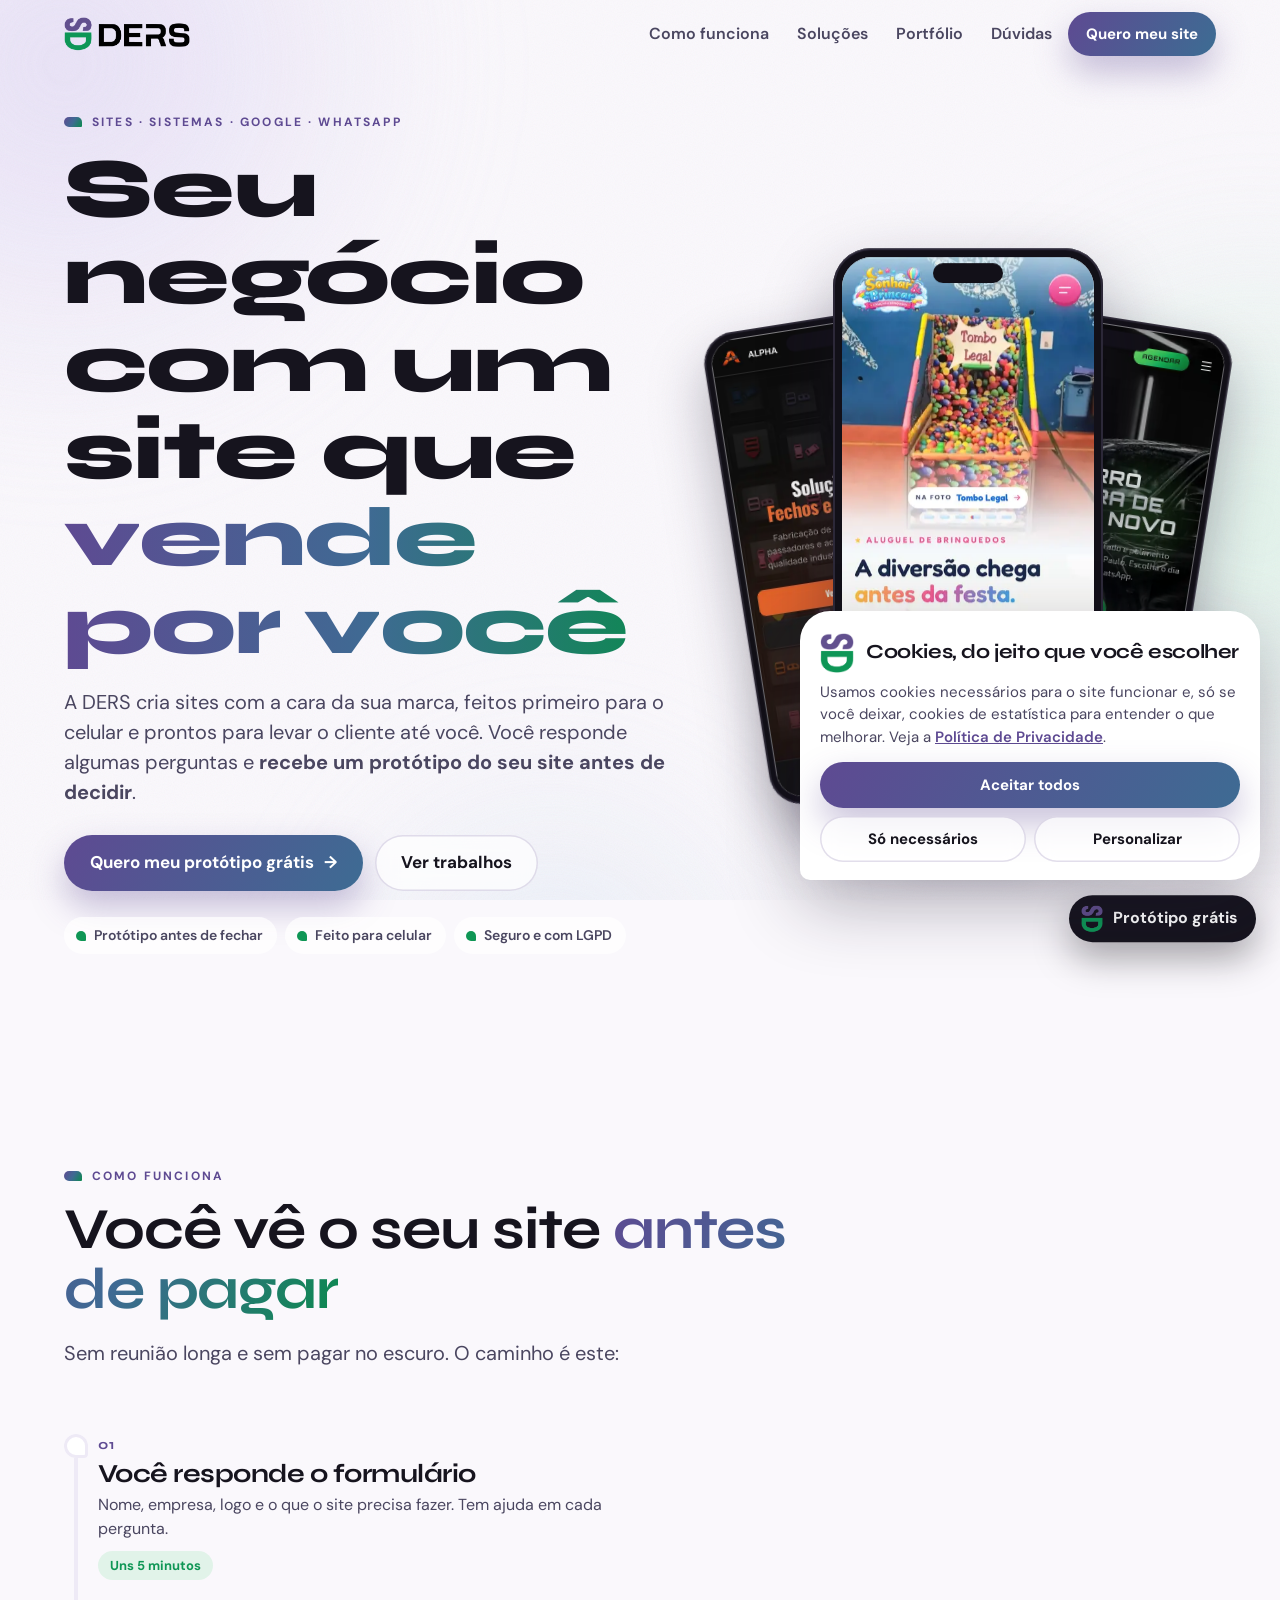
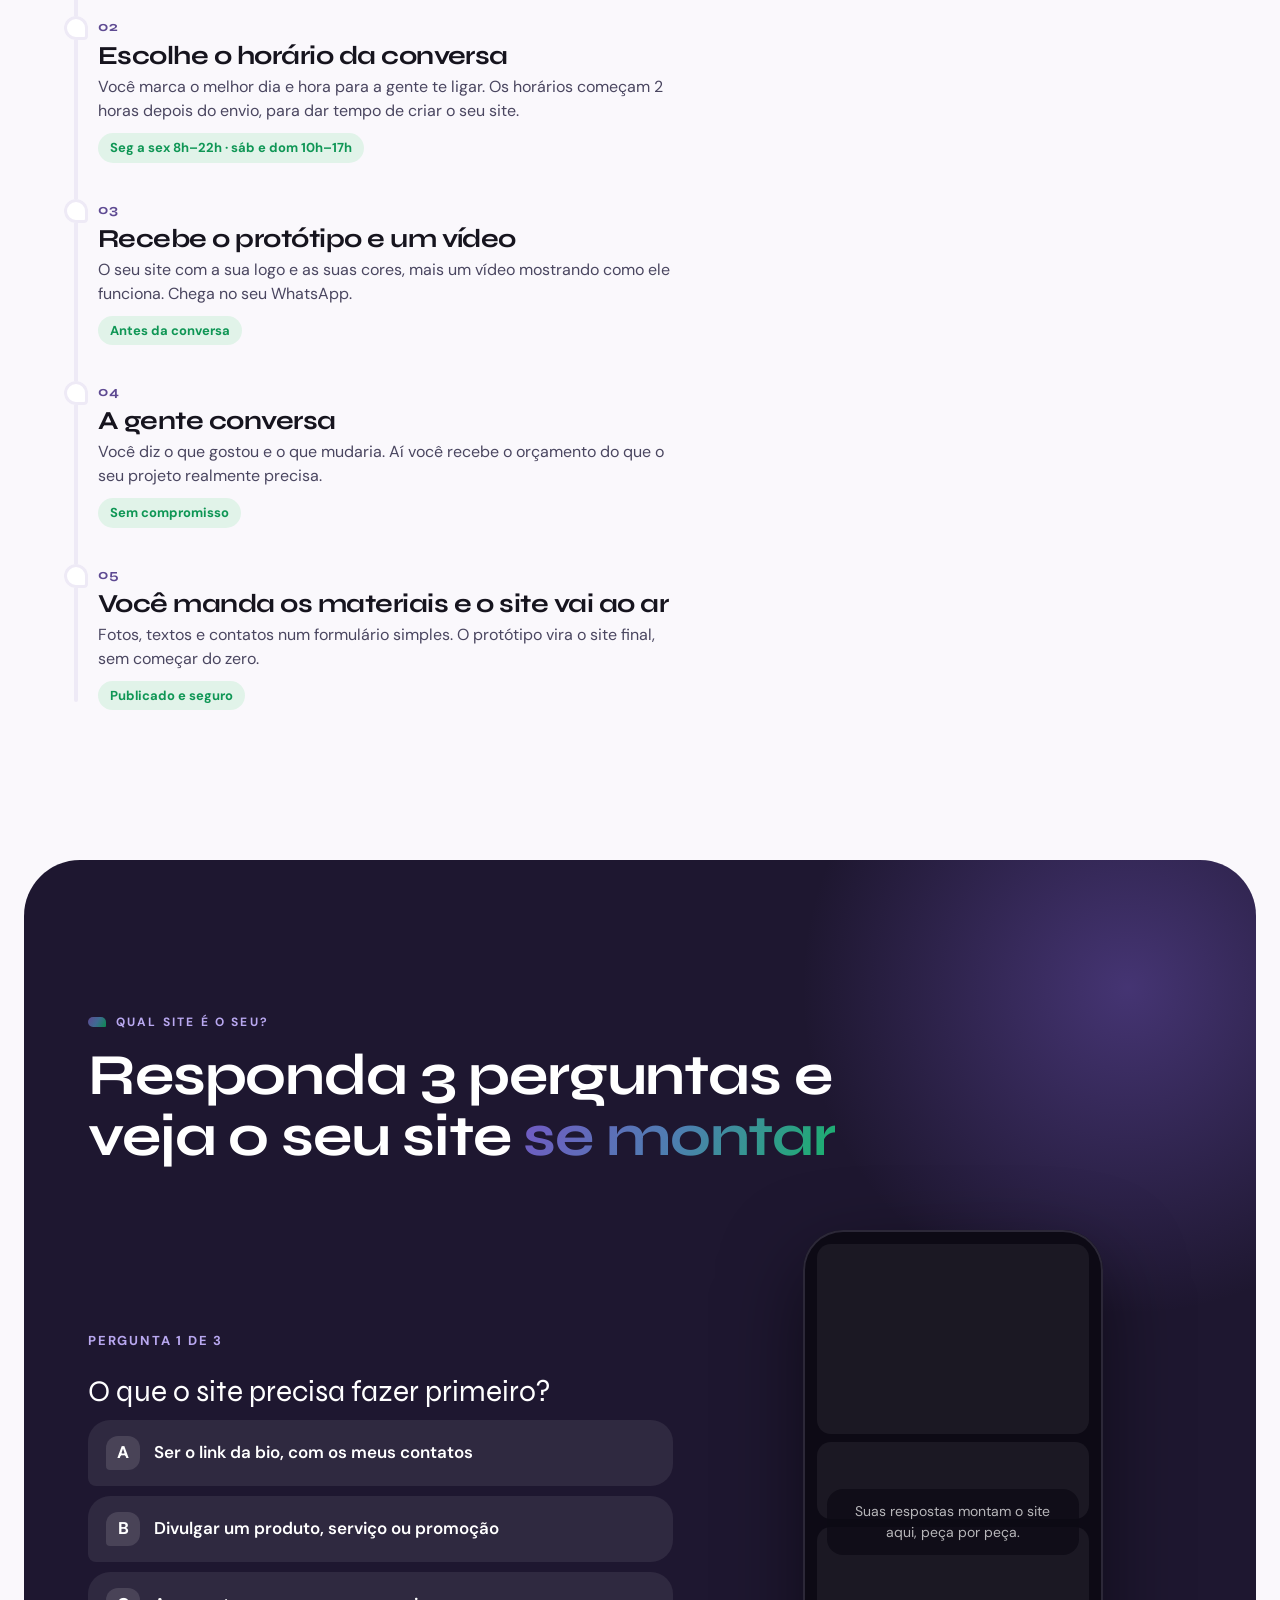
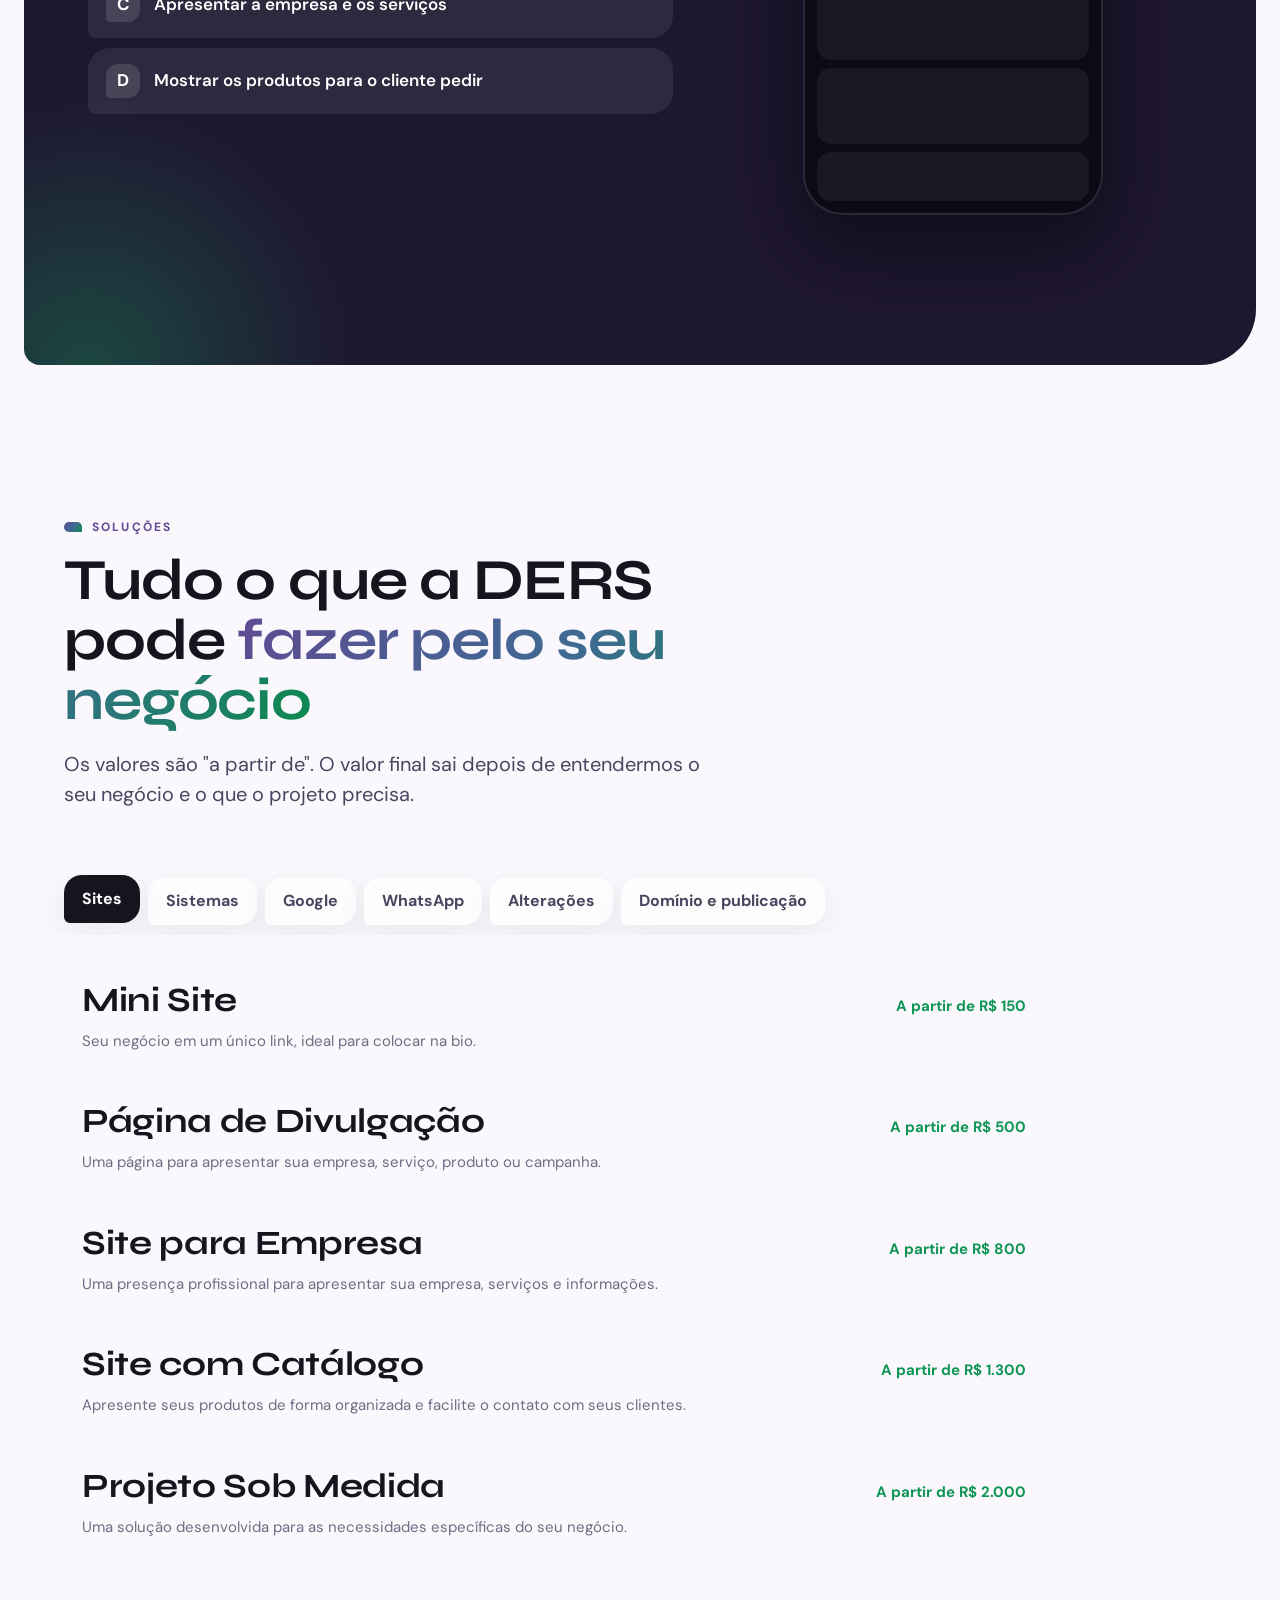
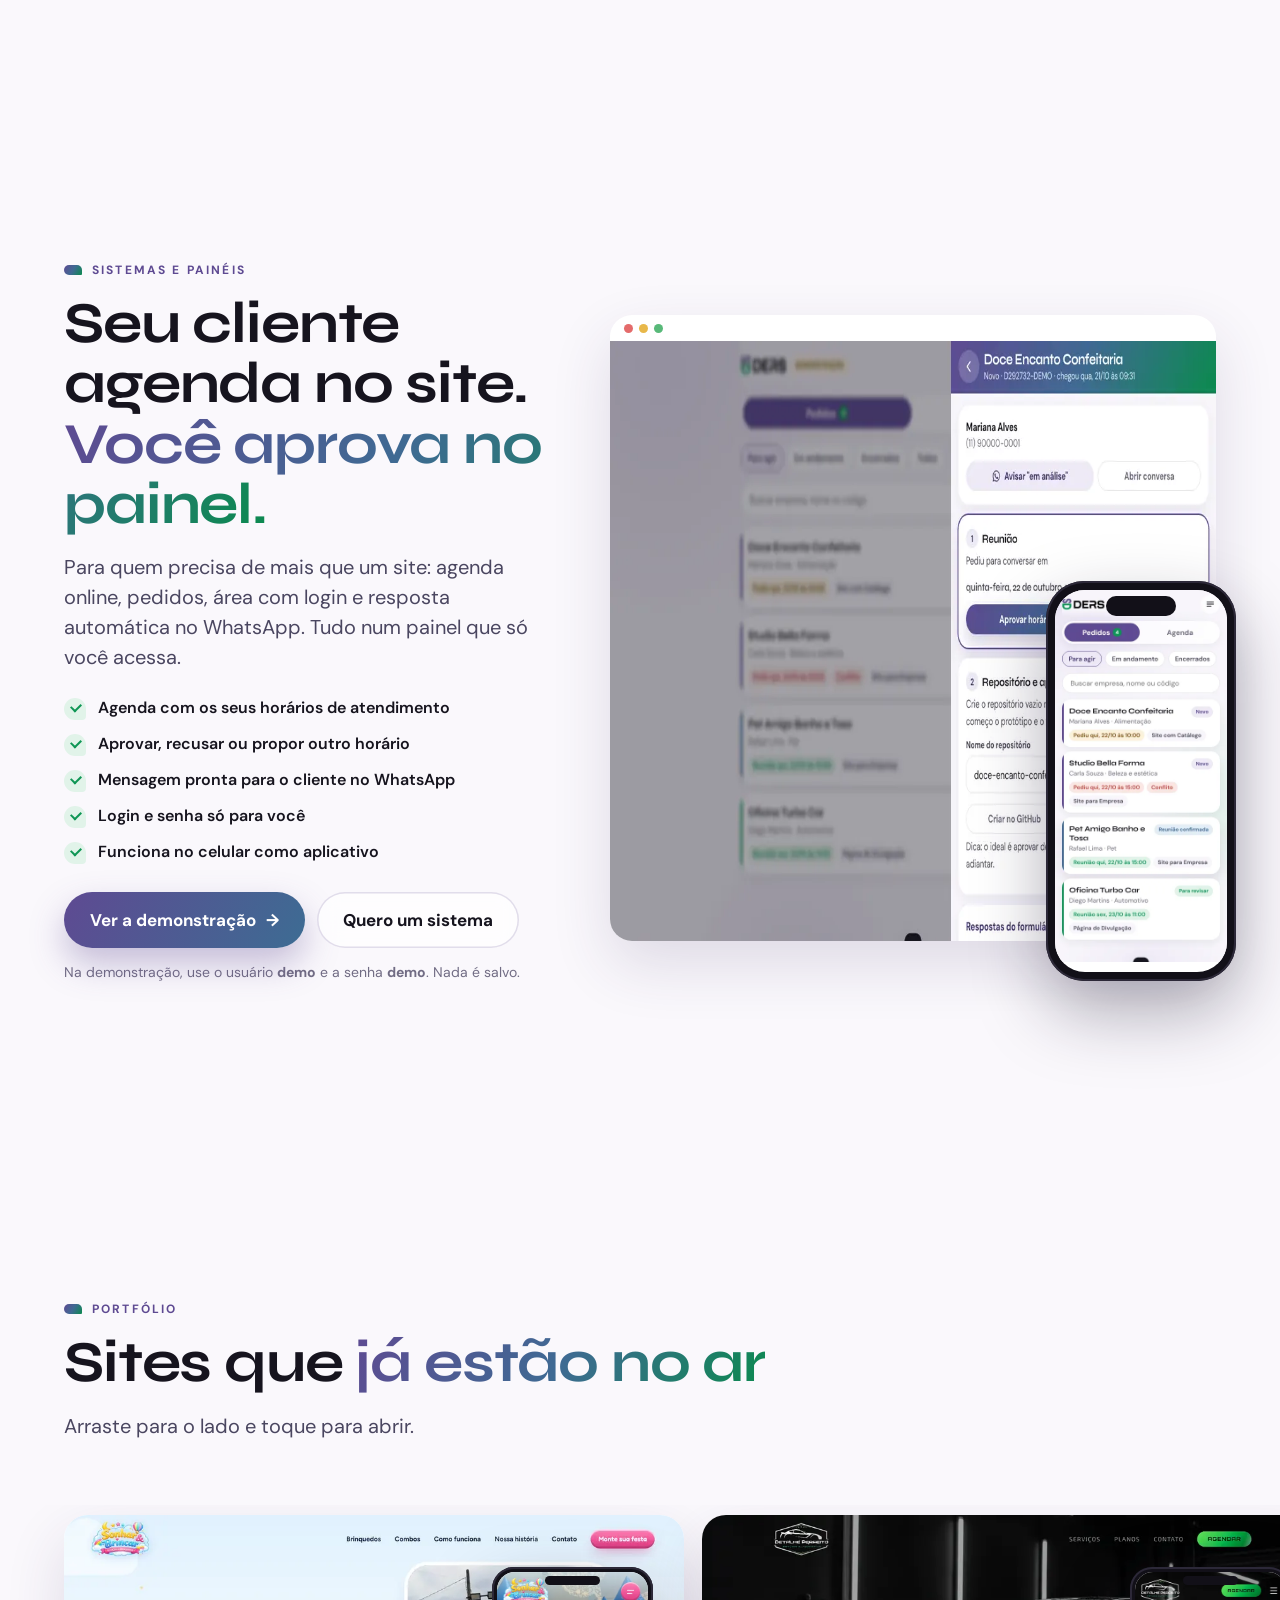
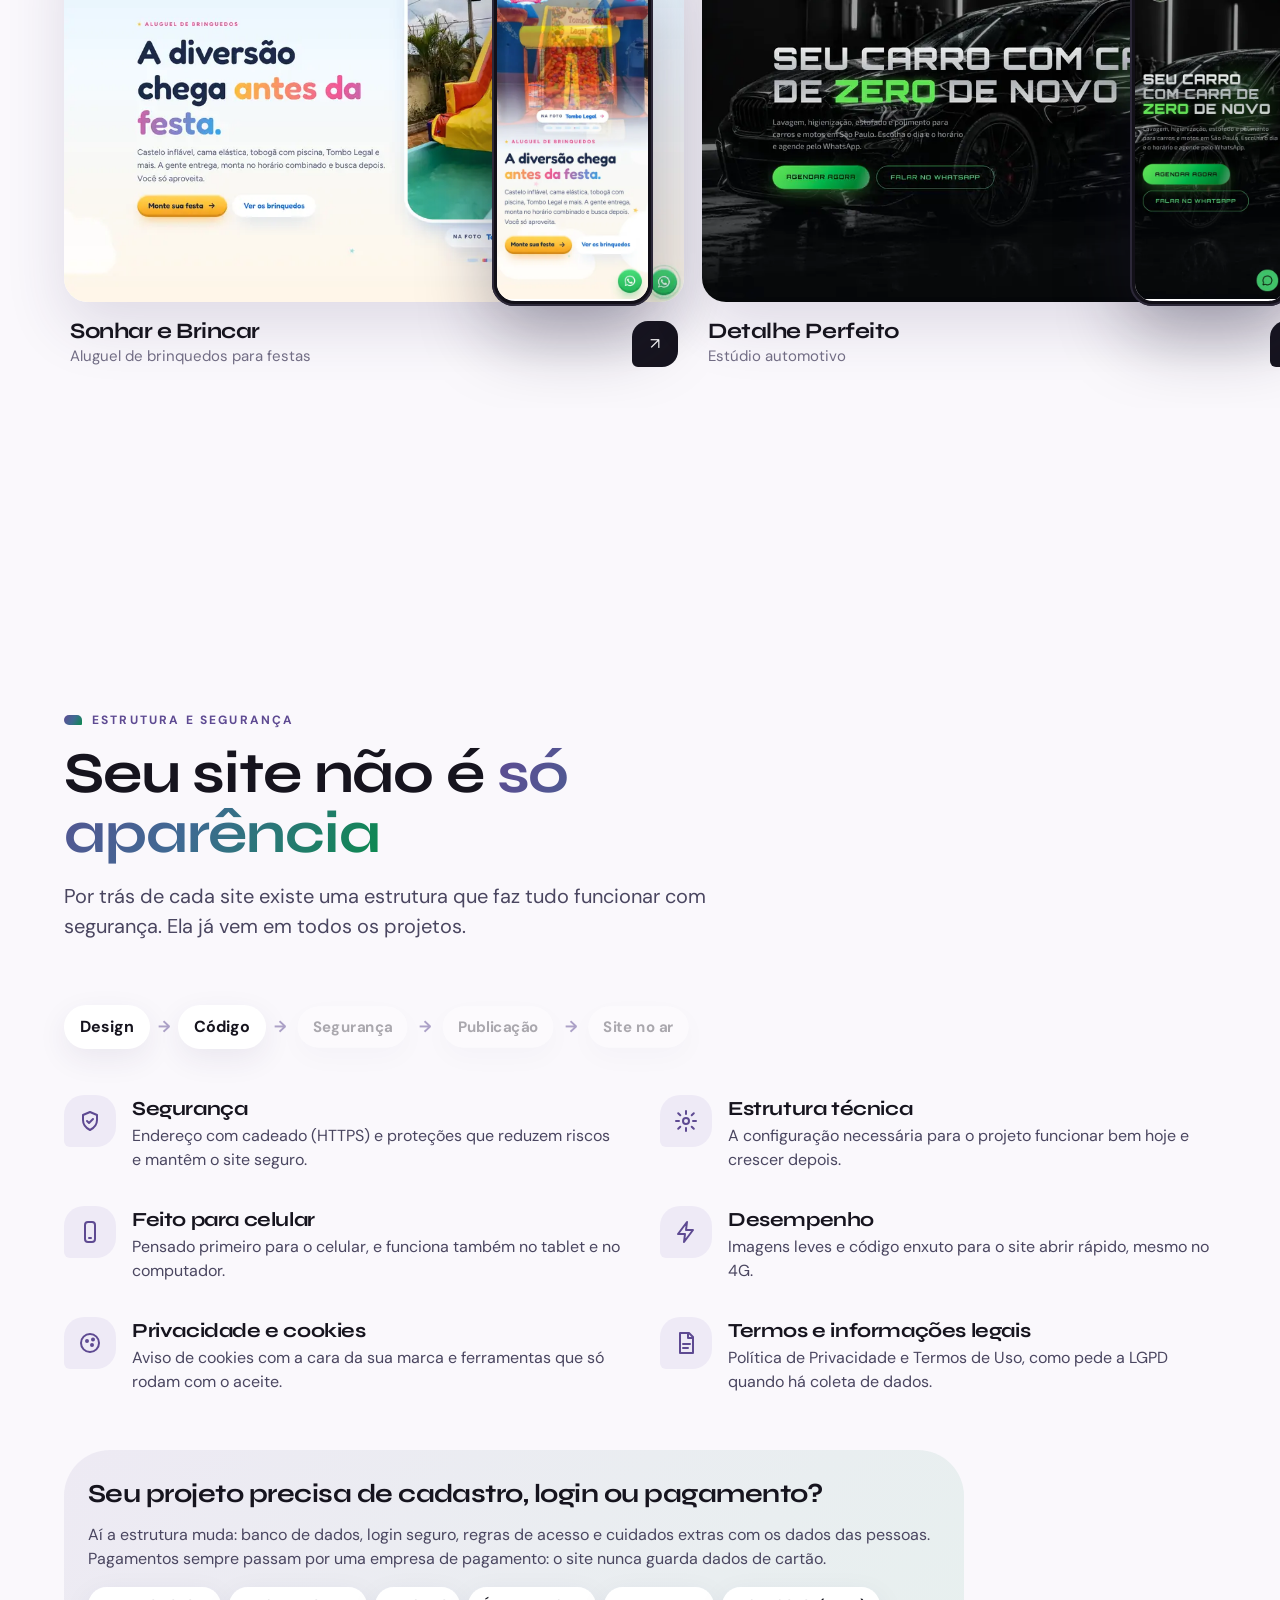
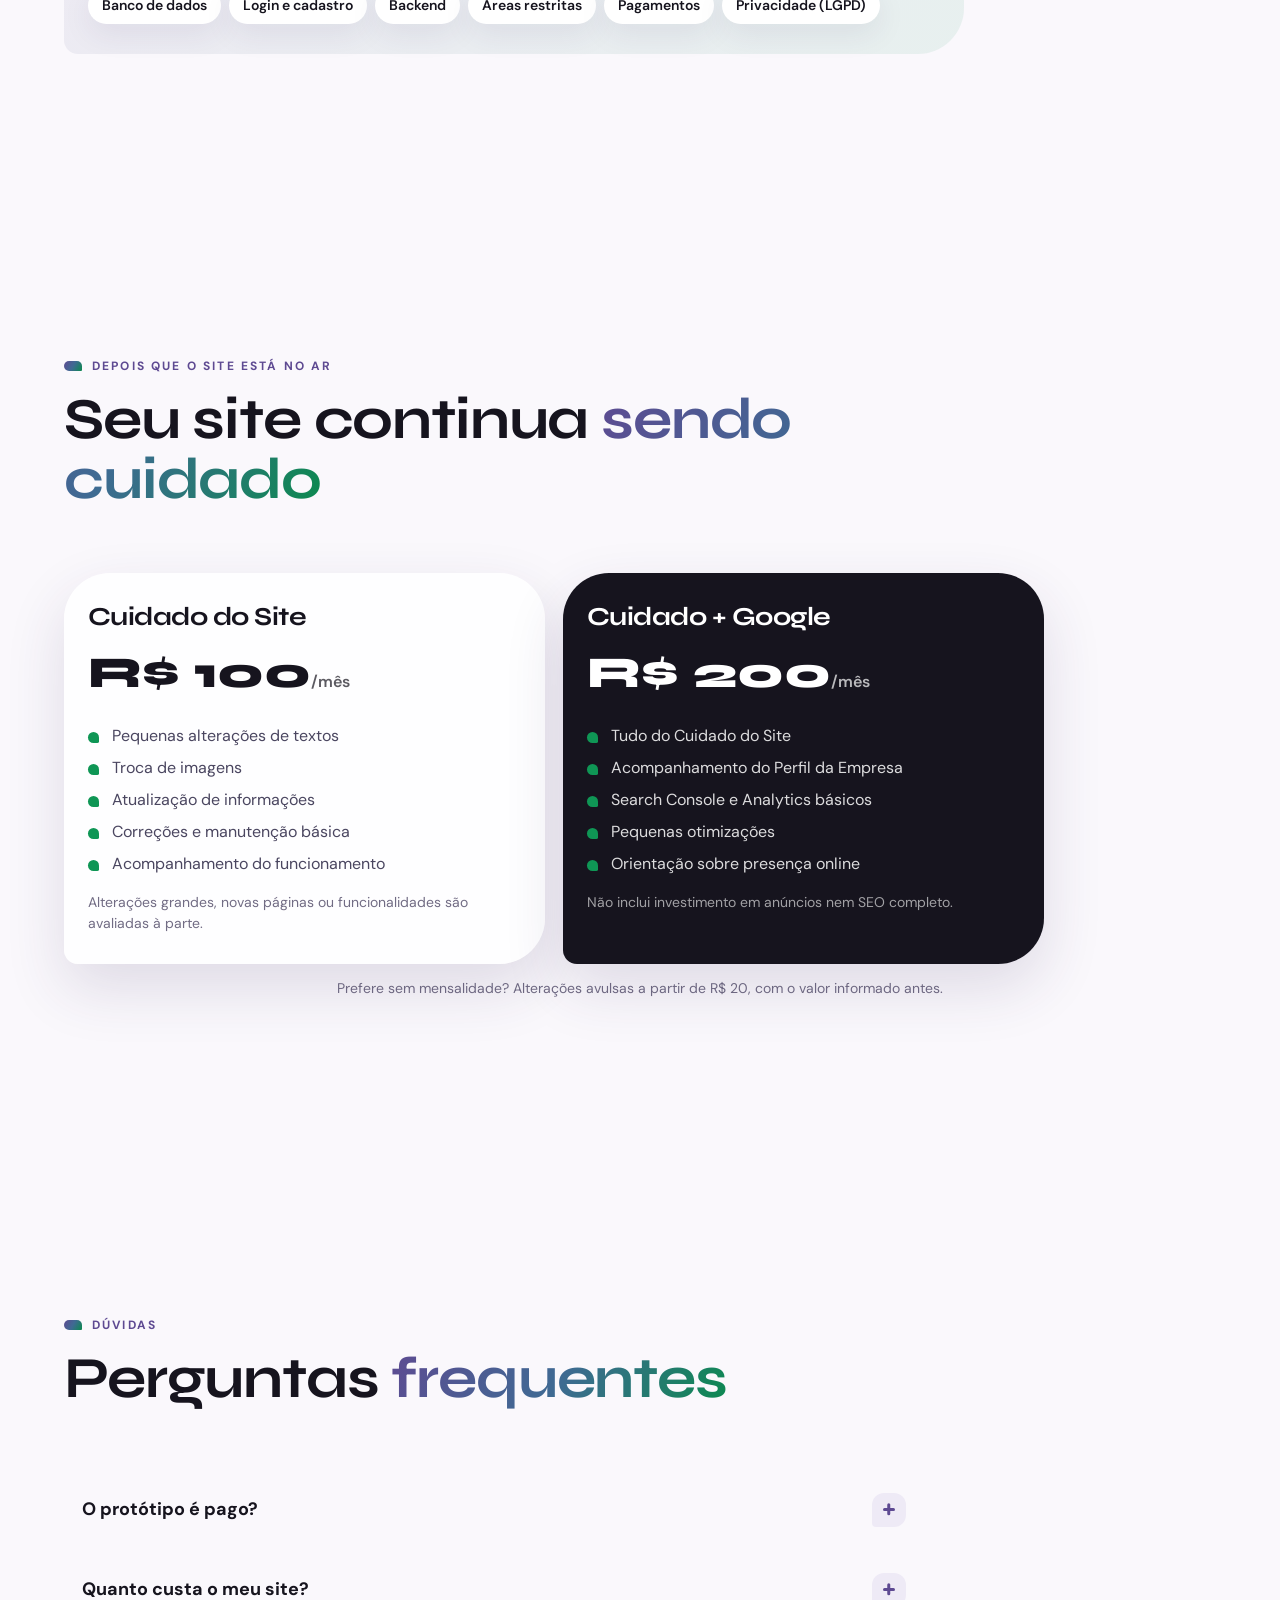
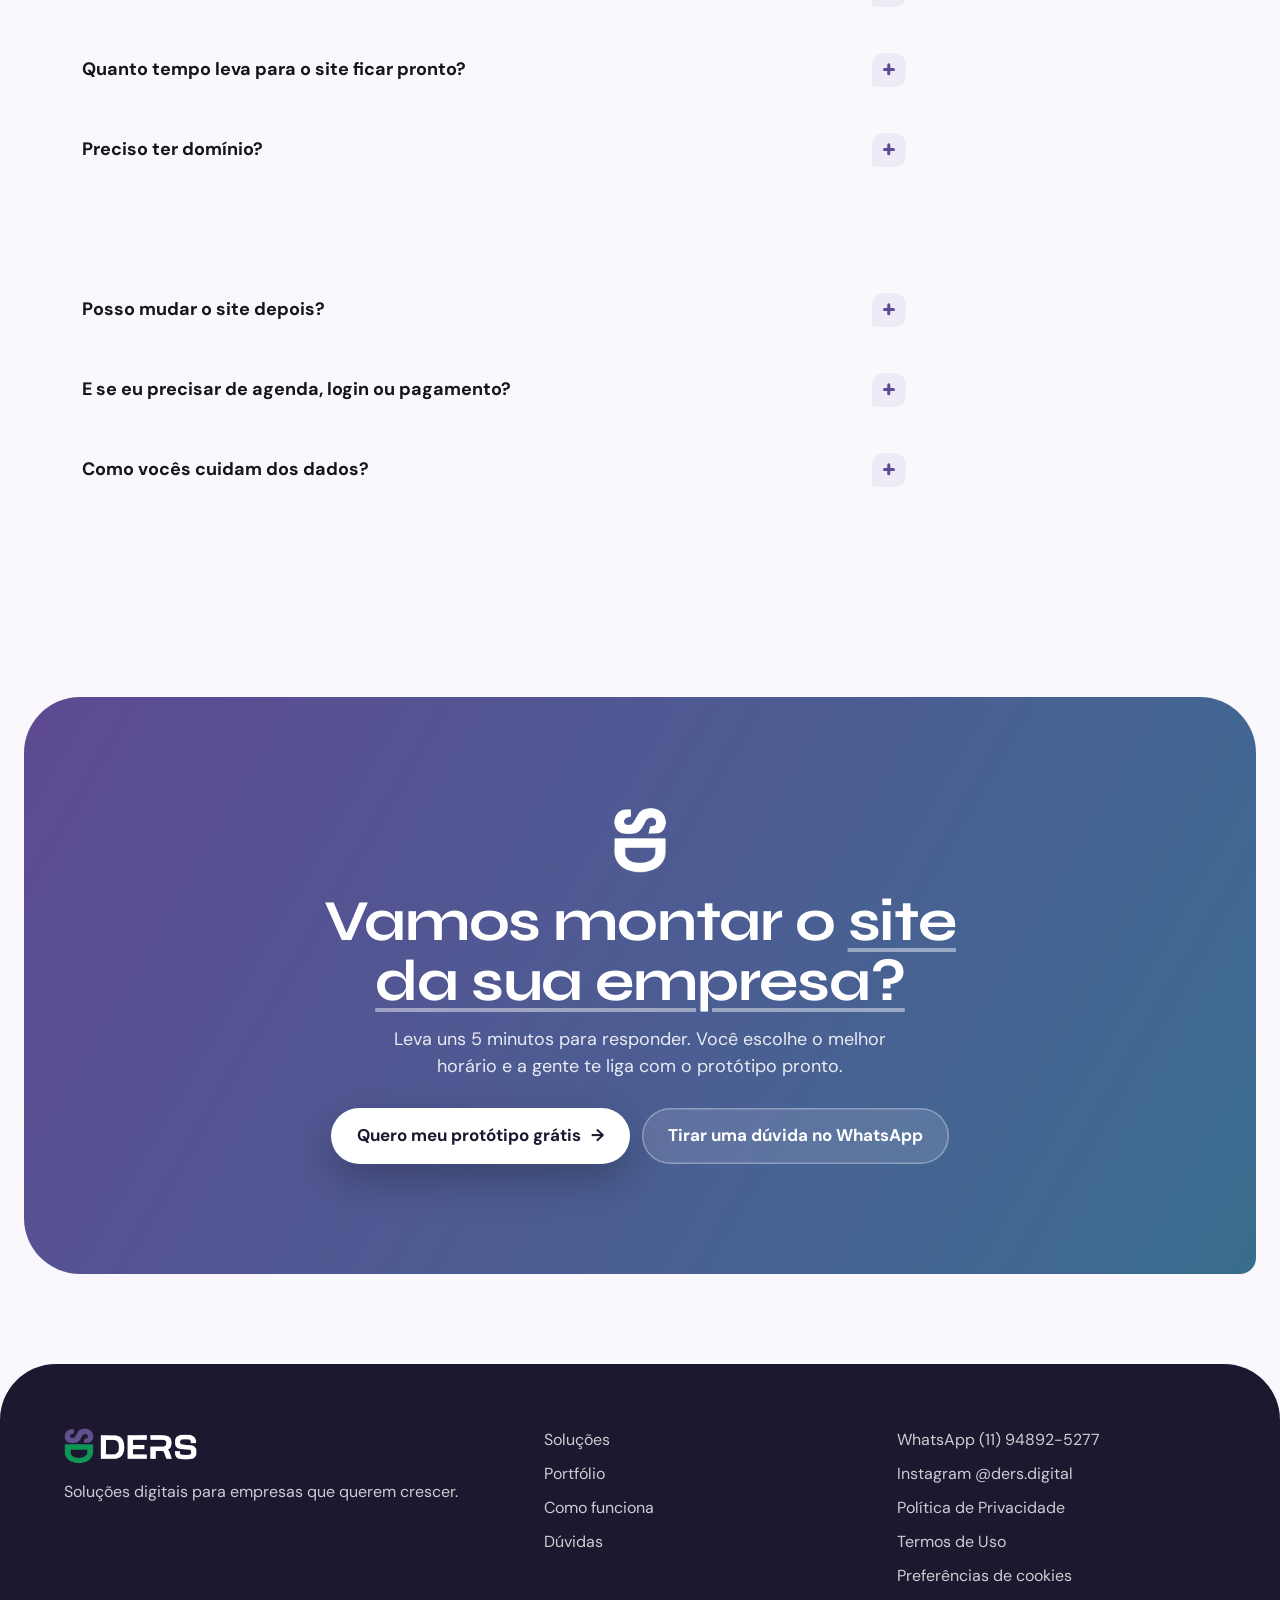
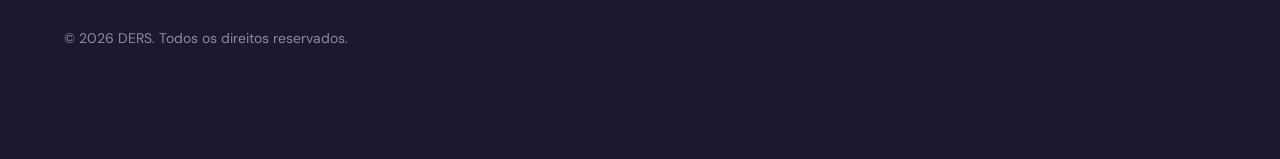
<file: index.html>
<!doctype html>
<html lang="pt-BR">
<head>
<meta charset="utf-8">
<meta name="viewport" content="width=device-width, initial-scale=1, viewport-fit=cover">
<title>DERS · Sites que vendem por você</title>
<meta name="description" content="A DERS cria sites, sistemas e presença no Google para pequenos negócios. Você recebe um protótipo do seu site antes de decidir.">
<meta name="theme-color" content="#5E4A92">
<meta property="og:type" content="website">
<meta property="og:locale" content="pt_BR">
<meta property="og:title" content="DERS · Sites que vendem por você">
<meta property="og:description" content="Responda algumas perguntas e receba o protótipo do site da sua empresa, com a sua cara, antes de decidir.">
<meta property="og:image" content="https://ders-site.vercel.app/og.jpg">
<meta property="og:image:width" content="1200">
<meta property="og:image:height" content="630">
<meta name="twitter:card" content="summary_large_image">
<link rel="icon" href="favicon.png" type="image/png">
<link rel="apple-touch-icon" href="favicon.png">
<link rel="preconnect" href="https://fonts.googleapis.com">
<link rel="preconnect" href="https://fonts.gstatic.com" crossorigin>
<link href="https://fonts.googleapis.com/css2?family=DM+Sans:ital,opsz,wght@0,9..40,400..700;1,9..40,400&family=Syne:wght@600..800&display=swap" rel="stylesheet">
<link rel="stylesheet" href="styles.css">
</head>
<body>
<a class="pular" href="#conteudo">Pular para o conteúdo</a>

<!-- Intro: as duas peças da marca se encaixam e a logo vai para o canto -->
<div class="intro" id="intro" aria-hidden="true">
  <div class="intro-logo" id="intro-logo">
    <span class="intro-simb"><img class="peca-s" src="marca-s.png" alt=""><img class="peca-d" src="marca-d.png" alt=""></span>
    <img class="intro-palavra" src="marca-ders.png" alt="">
  </div>
  <span class="intro-onda"></span>
</div>

<!-- Fundo vivo -->
<div class="fundo" aria-hidden="true"><span class="mancha m1"></span><span class="mancha m2"></span><span class="mancha m3"></span><span class="grao"></span></div>

<!-- Topo -->
<header class="topo" id="topo">
  <a class="topo-logo" href="#inicio" aria-label="DERS, início"><img id="logo-topo" src="logo.png" alt="DERS" width="886" height="240"></a>
  <nav class="topo-nav" aria-label="Seções">
    <a href="#como-funciona">Como funciona</a>
    <a href="#solucoes">Soluções</a>
    <a href="#portfolio">Portfólio</a>
    <a href="#perguntas">Dúvidas</a>
  </nav>
  <a class="btn principal pequeno topo-cta" data-forms href="#">Quero meu site</a>
  <button class="menu-btn" id="menu-btn" type="button" aria-expanded="false" aria-controls="menu" aria-label="Abrir menu"><span></span><span></span></button>
</header>

<div class="menu" id="menu" hidden>
  <nav aria-label="Menu">
    <a href="#como-funciona">Como funciona</a>
    <a href="#descubra">Qual site é o meu?</a>
    <a href="#solucoes">Soluções e valores</a>
    <a href="#sistemas">Sistemas</a>
    <a href="#portfolio">Portfólio</a>
    <a href="#perguntas">Dúvidas</a>
  </nav>
  <a class="btn principal" data-forms href="#">Quero meu protótipo grátis</a>
  <p class="menu-redes"><a href="https://instagram.com/ders.digital" target="_blank" rel="noopener">Instagram @ders.digital</a></p>
</div>

<main id="conteudo">

  <!-- 1. Primeira tela: sites reais rolando dentro dos celulares -->
  <section class="hero" id="inicio">
    <div class="hero-texto">
      <p class="rotulo">Sites · Sistemas · Google · WhatsApp</p>
      <h1>Seu negócio com um site que <em class="troca" id="troca">vende por você</em></h1>
      <p class="lead">A DERS cria sites com a cara da sua marca, feitos primeiro para o celular e prontos para levar o cliente até você. Você responde algumas perguntas e <b>recebe um protótipo do seu site antes de decidir</b>.</p>
      <div class="acoes">
        <a class="btn principal magnetico" data-forms href="#">Quero meu protótipo grátis <span class="seta" aria-hidden="true">→</span></a>
        <a class="btn vidro" href="#portfolio">Ver trabalhos</a>
      </div>
      <ul class="selos">
        <li>Protótipo antes de fechar</li>
        <li>Feito para celular</li>
        <li>Seguro e com LGPD</li>
      </ul>
    </div>
    <div class="vitrine" id="vitrine" aria-label="Sites criados pela DERS">
      <!-- celulares montados pelo script.js a partir de PORTFOLIO -->
    </div>
  </section>

  <!-- 2. Como funciona -->
  <section class="secao como" id="como-funciona">
    <div class="secao-cab">
      <p class="rotulo">Como funciona</p>
      <h2>Você vê o seu site <em>antes de pagar</em></h2>
      <p class="lead">Sem reunião longa e sem pagar no escuro. O caminho é este:</p>
    </div>
    <ol class="trilha" id="trilha"></ol>
  </section>

  <!-- 3. Interação assinatura: descubra o site certo e veja as peças se encaixando -->
  <section class="secao descubra" id="descubra">
    <div class="secao-cab">
      <p class="rotulo">Qual site é o seu?</p>
      <h2>Responda 3 perguntas e veja o seu site <em>se montar</em></h2>
    </div>
    <div class="descubra-grade">
      <div class="quiz" id="quiz" aria-live="polite"></div>
      <div class="montagem" aria-hidden="true">
        <div class="tela-montagem" id="tela-montagem"></div>
      </div>
    </div>
  </section>

  <!-- 4. Soluções e valores -->
  <section class="secao solucoes" id="solucoes">
    <div class="secao-cab">
      <p class="rotulo">Soluções</p>
      <h2>Tudo o que a DERS pode <em>fazer pelo seu negócio</em></h2>
      <p class="lead">Os valores são "a partir de". O valor final sai depois de entendermos o seu negócio e o que o projeto precisa.</p>
    </div>
    <div class="grupos" id="grupos" role="tablist" aria-label="Grupos de soluções"></div>
    <ul class="servicos" id="servicos"></ul>
  </section>

  <!-- 5. Sistemas -->
  <section class="secao sistemas" id="sistemas">
    <div class="sistemas-texto">
      <p class="rotulo">Sistemas e painéis</p>
      <h2>Seu cliente agenda no site. <em>Você aprova no painel.</em></h2>
      <p class="lead">Para quem precisa de mais que um site: agenda online, pedidos, área com login e resposta automática no WhatsApp. Tudo num painel que só você acessa.</p>
      <ul class="lista-check" id="lista-sistemas"></ul>
      <div class="acoes">
        <a class="btn principal" id="link-demo" href="#" target="_blank" rel="noopener">Ver a demonstração <span class="seta" aria-hidden="true">→</span></a>
        <a class="btn vidro" data-forms href="#">Quero um sistema</a>
      </div>
      <p class="miudo">Na demonstração, use o usuário <b>demo</b> e a senha <b>demo</b>. Nada é salvo.</p>
    </div>
    <div class="sistemas-midia">
      <figure class="tela-pc"><img src="port-sistema-pc.webp" alt="Tela do Sistema DERS no computador, com um pedido aberto" loading="lazy" width="960" height="600"></figure>
      <figure class="cel cel-flutua"><span class="cel-tela"><img src="port-sistema-topo.webp" alt="Sistema DERS no celular, com a lista de pedidos" loading="lazy" width="390" height="844"></span></figure>
    </div>
  </section>

  <!-- 6. Portfólio -->
  <section class="secao portfolio" id="portfolio">
    <div class="secao-cab">
      <p class="rotulo">Portfólio</p>
      <h2>Sites que <em>já estão no ar</em></h2>
      <p class="lead">Arraste para o lado e toque para abrir.</p>
    </div>
    <div class="trilho" id="trilho" tabindex="0" aria-label="Trabalhos da DERS. Use as setas para navegar.">
      <ul class="cartoes-port" id="cartoes-port"></ul>
    </div>
  </section>

  <!-- 7. Estrutura e segurança -->
  <section class="secao seguranca" id="seguranca">
    <div class="secao-cab">
      <p class="rotulo">Estrutura e segurança</p>
      <h2>Seu site não é <em>só aparência</em></h2>
      <p class="lead">Por trás de cada site existe uma estrutura que faz tudo funcionar com segurança. Ela já vem em todos os projetos.</p>
    </div>
    <div class="cadeia" id="cadeia" aria-label="Etapas de todo projeto"></div>
    <ul class="pilares" id="pilares"></ul>
    <div class="completo">
      <h3>Seu projeto precisa de cadastro, login ou pagamento?</h3>
      <p>Aí a estrutura muda: banco de dados, login seguro, regras de acesso e cuidados extras com os dados das pessoas. Pagamentos sempre passam por uma empresa de pagamento: o site nunca guarda dados de cartão.</p>
      <ul class="etiquetas" id="etiquetas-completo"></ul>
    </div>
  </section>

  <!-- 8. Cuidado contínuo -->
  <section class="secao cuidado" id="cuidado">
    <div class="secao-cab">
      <p class="rotulo">Depois que o site está no ar</p>
      <h2>Seu site continua <em>sendo cuidado</em></h2>
    </div>
    <div class="planos" id="planos"></div>
    <p class="miudo centro">Prefere sem mensalidade? Alterações avulsas a partir de R$ 20, com o valor informado antes.</p>
  </section>

  <!-- 9. Perguntas frequentes -->
  <section class="secao perguntas" id="perguntas">
    <div class="secao-cab">
      <p class="rotulo">Dúvidas</p>
      <h2>Perguntas <em>frequentes</em></h2>
    </div>
    <div class="faq" id="faq"></div>
  </section>

  <!-- 10. Chamada final -->
  <section class="final" id="contato">
    <div class="final-caixa">
      <span class="final-simb" aria-hidden="true"><img class="peca-s" src="marca-s.png" alt=""><img class="peca-d" src="marca-d.png" alt=""></span>
      <h2>Vamos montar o <em>site da sua empresa?</em></h2>
      <p>Leva uns 5 minutos para responder. Você escolhe o melhor horário e a gente te liga com o protótipo pronto.</p>
      <div class="acoes centro">
        <a class="btn branco magnetico" data-forms href="#">Quero meu protótipo grátis <span class="seta" aria-hidden="true">→</span></a>
        <a class="btn vidro-escuro" href="https://wa.me/5511948925277?text=Ol%C3%A1!%20Tenho%20uma%20d%C3%BAvida%20sobre%20os%20sites%20da%20DERS." target="_blank" rel="noopener">Tirar uma dúvida no WhatsApp</a>
      </div>
    </div>
  </section>
</main>

<footer class="rodape">
  <div class="rodape-grade">
    <div>
      <img src="logo-branca.png" alt="DERS" width="886" height="240" class="rodape-logo" loading="lazy">
      <p>Soluções digitais para empresas que querem crescer.</p>
    </div>
    <nav aria-label="Rodapé">
      <a href="#solucoes">Soluções</a>
      <a href="#portfolio">Portfólio</a>
      <a href="#como-funciona">Como funciona</a>
      <a href="#perguntas">Dúvidas</a>
    </nav>
    <nav aria-label="Contato e informações">
      <a href="https://wa.me/5511948925277" target="_blank" rel="noopener">WhatsApp (11) 94892-5277</a>
      <a href="https://instagram.com/ders.digital" target="_blank" rel="noopener">Instagram @ders.digital</a>
      <a href="privacidade.html">Política de Privacidade</a>
      <a href="termos.html">Termos de Uso</a>
      <button type="button" class="link-botao" data-abrir-cookies>Preferências de cookies</button>
    </nav>
  </div>
  <p class="rodape-fim">© <span id="ano">2026</span> DERS. Todos os direitos reservados.</p>
</footer>

<a class="flutuante" data-forms href="#" aria-label="Quero meu protótipo grátis"><span class="flutuante-simb" aria-hidden="true"><img src="marca-s.png" alt=""><img src="marca-d.png" alt=""></span><span>Protótipo grátis</span></a>

<script src="config.js"></script>
<script src="cookies.js"></script>
<script src="script.js"></script>
</body>
</html>
</file>
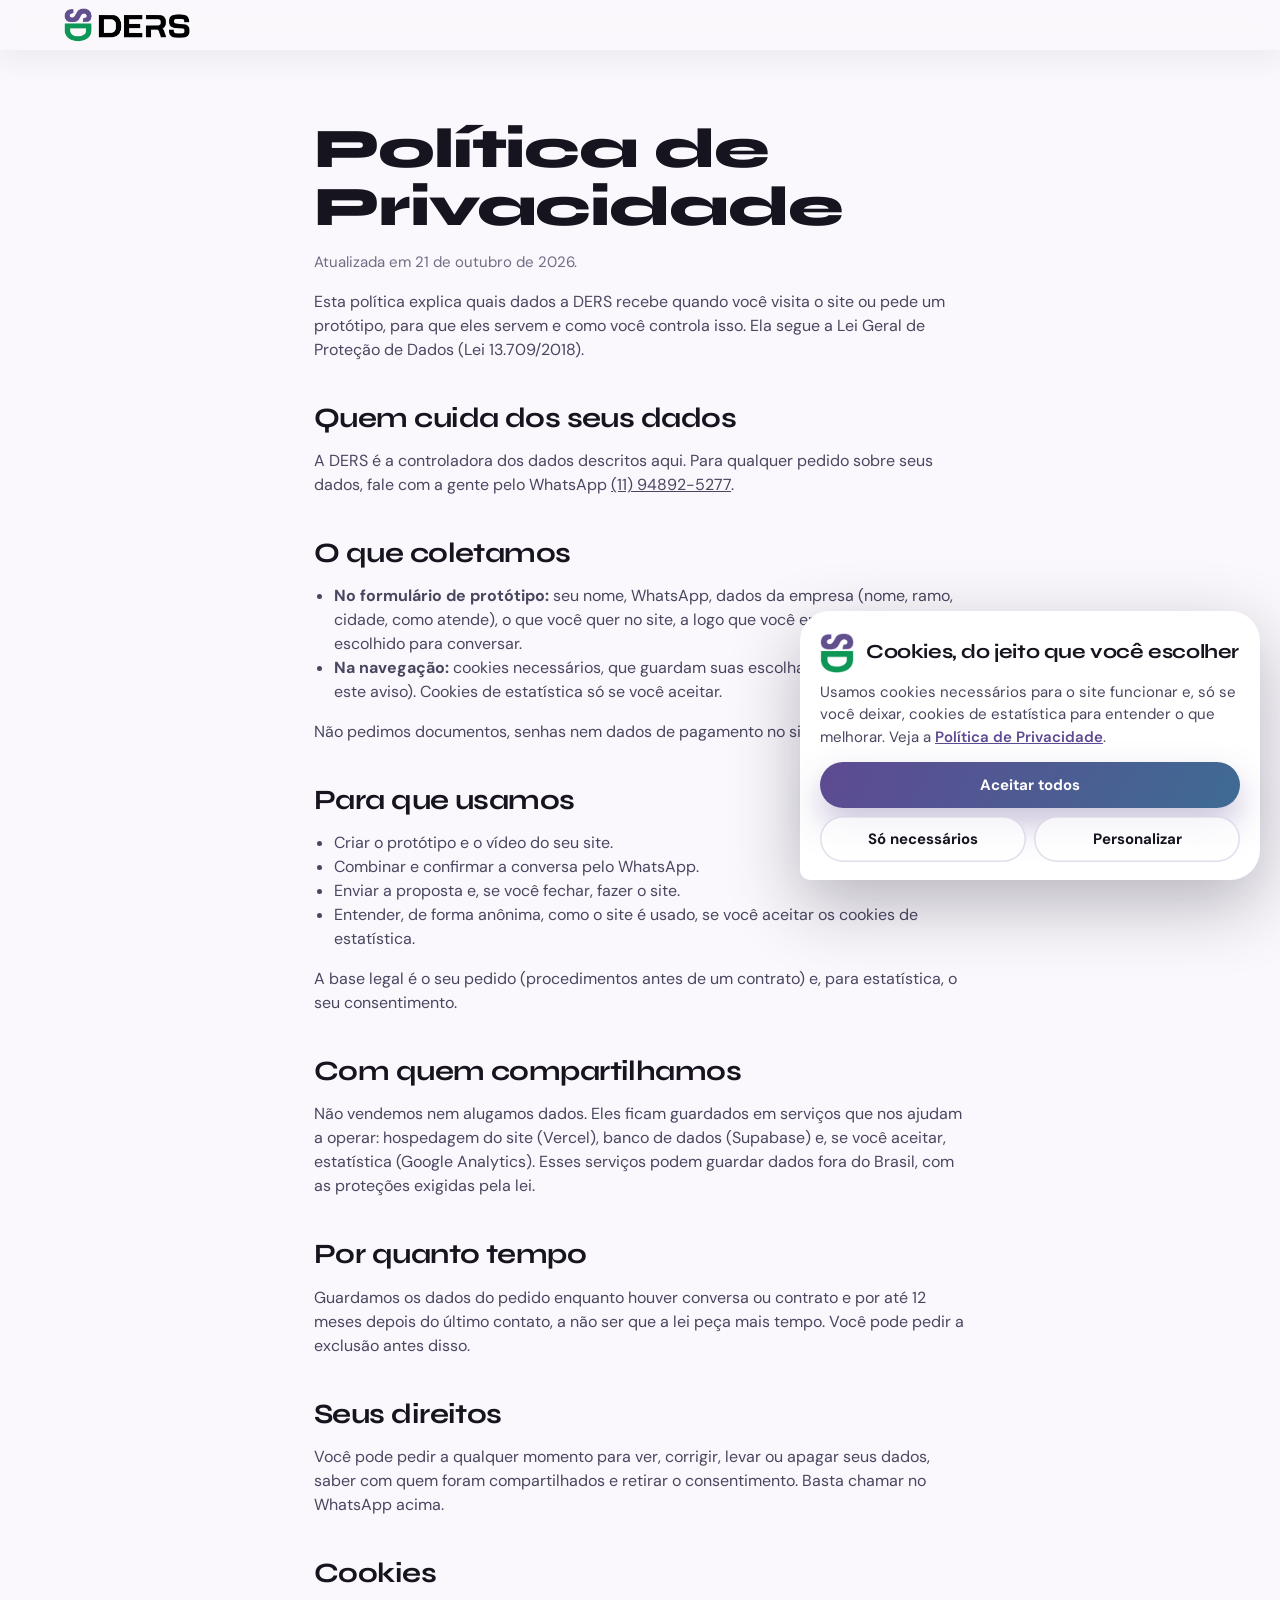
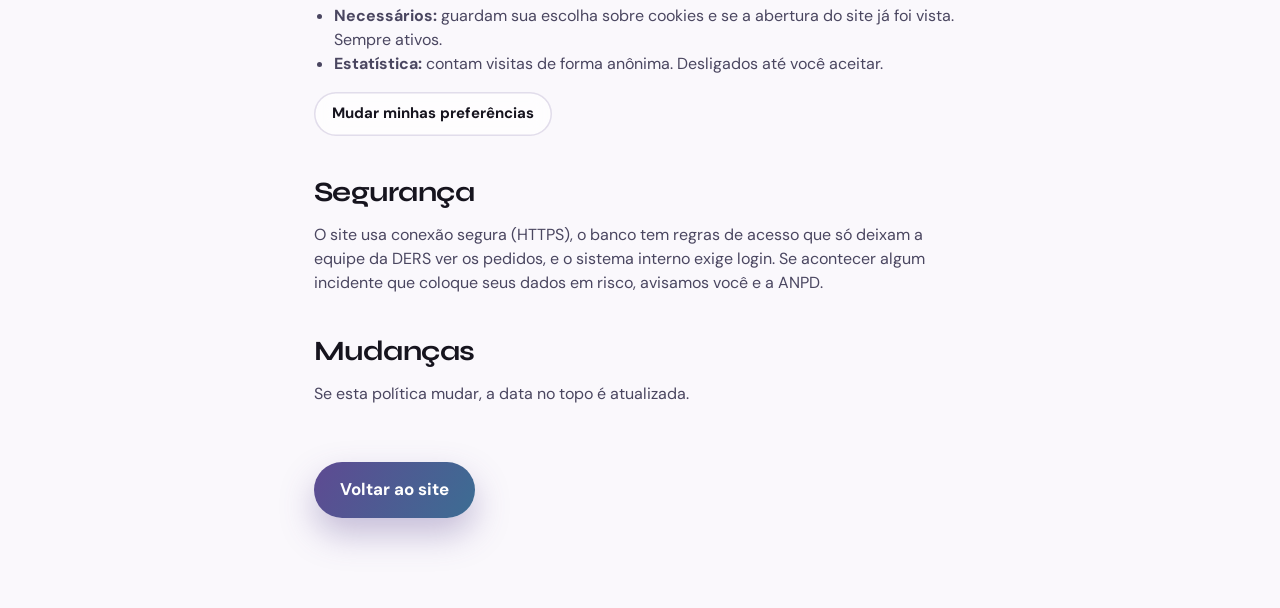
<file: privacidade.html>
<!doctype html>
<html lang="pt-BR">
<head>
<meta charset="utf-8">
<meta name="viewport" content="width=device-width, initial-scale=1, viewport-fit=cover">
<title>Política de Privacidade · DERS</title>
<meta name="description" content="Como a DERS trata os dados de quem visita o site e pede um protótipo.">
<meta name="theme-color" content="#5E4A92">
<link rel="icon" href="favicon.png" type="image/png">
<link rel="preconnect" href="https://fonts.googleapis.com">
<link rel="preconnect" href="https://fonts.gstatic.com" crossorigin>
<link href="https://fonts.googleapis.com/css2?family=DM+Sans:ital,opsz,wght@0,9..40,400..700;1,9..40,400&family=Syne:wght@600..800&display=swap" rel="stylesheet">
<link rel="stylesheet" href="styles.css">
</head>
<body>
<header class="topo rolou">
  <a class="topo-logo" href="index.html" aria-label="DERS, voltar ao início"><img src="logo.png" alt="DERS" width="886" height="240"></a>
</header>

<main class="legal" id="conteudo">
  <h1>Política de Privacidade</h1>
  <p class="atualizado">Atualizada em 21 de outubro de 2026.</p>
  <p>Esta política explica quais dados a DERS recebe quando você visita o site ou pede um protótipo, para que eles servem e como você controla isso. Ela segue a Lei Geral de Proteção de Dados (Lei 13.709/2018).</p>

  <h2>Quem cuida dos seus dados</h2>
  <p>A DERS é a controladora dos dados descritos aqui. Para qualquer pedido sobre seus dados, fale com a gente pelo WhatsApp <a href="https://wa.me/5511948925277" target="_blank" rel="noopener">(11) 94892-5277</a>.</p>

  <h2>O que coletamos</h2>
  <ul>
    <li><b>No formulário de protótipo:</b> seu nome, WhatsApp, dados da empresa (nome, ramo, cidade, como atende), o que você quer no site, a logo que você enviar e o horário escolhido para conversar.</li>
    <li><b>Na navegação:</b> cookies necessários, que guardam suas escolhas (como a resposta a este aviso). Cookies de estatística só se você aceitar.</li>
  </ul>
  <p>Não pedimos documentos, senhas nem dados de pagamento no site.</p>

  <h2>Para que usamos</h2>
  <ul>
    <li>Criar o protótipo e o vídeo do seu site.</li>
    <li>Combinar e confirmar a conversa pelo WhatsApp.</li>
    <li>Enviar a proposta e, se você fechar, fazer o site.</li>
    <li>Entender, de forma anônima, como o site é usado, se você aceitar os cookies de estatística.</li>
  </ul>
  <p>A base legal é o seu pedido (procedimentos antes de um contrato) e, para estatística, o seu consentimento.</p>

  <h2>Com quem compartilhamos</h2>
  <p>Não vendemos nem alugamos dados. Eles ficam guardados em serviços que nos ajudam a operar: hospedagem do site (Vercel), banco de dados (Supabase) e, se você aceitar, estatística (Google Analytics). Esses serviços podem guardar dados fora do Brasil, com as proteções exigidas pela lei.</p>

  <h2>Por quanto tempo</h2>
  <p>Guardamos os dados do pedido enquanto houver conversa ou contrato e por até 12 meses depois do último contato, a não ser que a lei peça mais tempo. Você pode pedir a exclusão antes disso.</p>

  <h2>Seus direitos</h2>
  <p>Você pode pedir a qualquer momento para ver, corrigir, levar ou apagar seus dados, saber com quem foram compartilhados e retirar o consentimento. Basta chamar no WhatsApp acima.</p>

  <h2>Cookies</h2>
  <ul>
    <li><b>Necessários:</b> guardam sua escolha sobre cookies e se a abertura do site já foi vista. Sempre ativos.</li>
    <li><b>Estatística:</b> contam visitas de forma anônima. Desligados até você aceitar.</li>
  </ul>
  <p><button type="button" class="btn vidro pequeno" data-abrir-cookies>Mudar minhas preferências</button></p>

  <h2>Segurança</h2>
  <p>O site usa conexão segura (HTTPS), o banco tem regras de acesso que só deixam a equipe da DERS ver os pedidos, e o sistema interno exige login. Se acontecer algum incidente que coloque seus dados em risco, avisamos você e a ANPD.</p>

  <h2>Mudanças</h2>
  <p>Se esta política mudar, a data no topo é atualizada.</p>

  <a class="btn principal voltar" href="index.html">Voltar ao site</a>
</main>

<script src="config.js"></script>
<script src="cookies.js"></script>
</body>
</html>
</file>
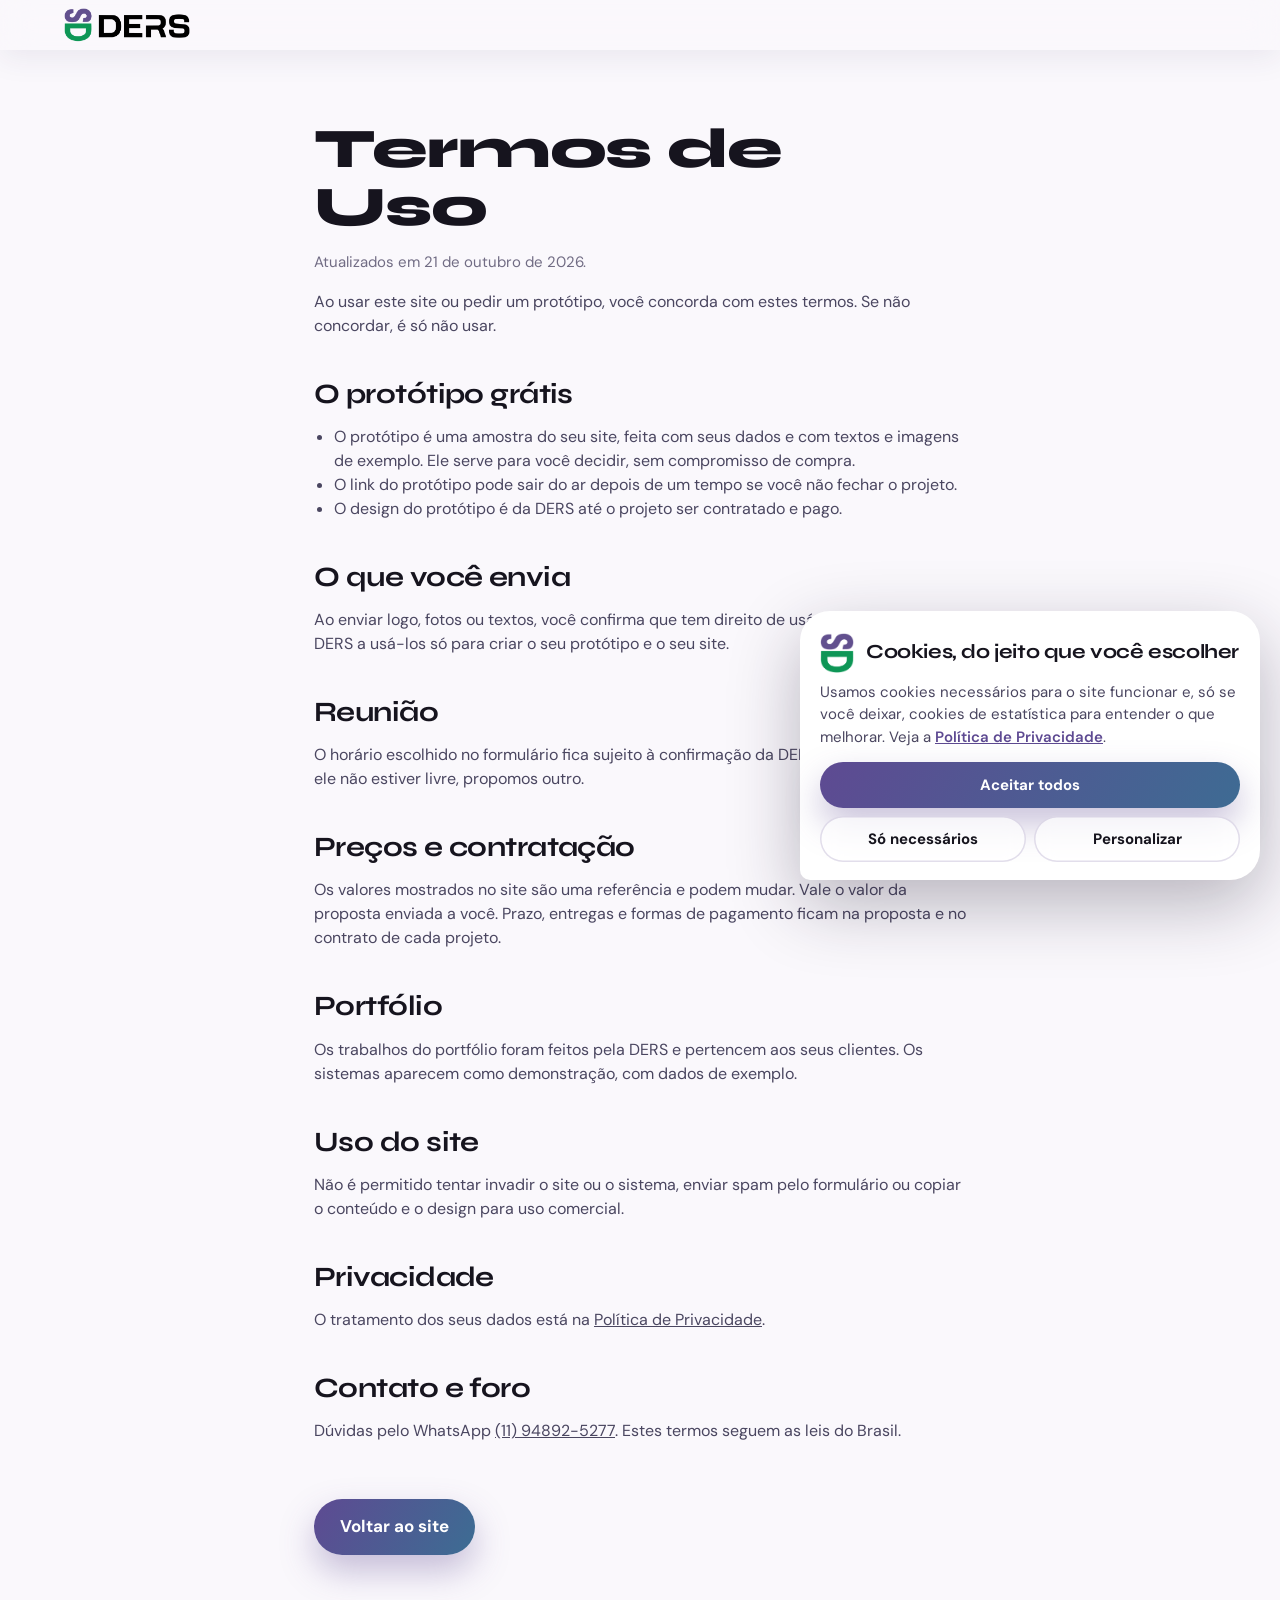
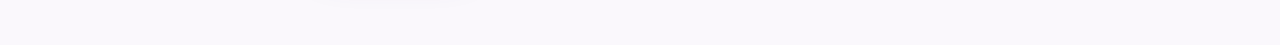
<file: termos.html>
<!doctype html>
<html lang="pt-BR">
<head>
<meta charset="utf-8">
<meta name="viewport" content="width=device-width, initial-scale=1, viewport-fit=cover">
<title>Termos de Uso · DERS</title>
<meta name="description" content="Regras de uso do site da DERS e do pedido de protótipo.">
<meta name="theme-color" content="#5E4A92">
<link rel="icon" href="favicon.png" type="image/png">
<link rel="preconnect" href="https://fonts.googleapis.com">
<link rel="preconnect" href="https://fonts.gstatic.com" crossorigin>
<link href="https://fonts.googleapis.com/css2?family=DM+Sans:ital,opsz,wght@0,9..40,400..700;1,9..40,400&family=Syne:wght@600..800&display=swap" rel="stylesheet">
<link rel="stylesheet" href="styles.css">
</head>
<body>
<header class="topo rolou">
  <a class="topo-logo" href="index.html" aria-label="DERS, voltar ao início"><img src="logo.png" alt="DERS" width="886" height="240"></a>
</header>

<main class="legal" id="conteudo">
  <h1>Termos de Uso</h1>
  <p class="atualizado">Atualizados em 21 de outubro de 2026.</p>
  <p>Ao usar este site ou pedir um protótipo, você concorda com estes termos. Se não concordar, é só não usar.</p>

  <h2>O protótipo grátis</h2>
  <ul>
    <li>O protótipo é uma amostra do seu site, feita com seus dados e com textos e imagens de exemplo. Ele serve para você decidir, sem compromisso de compra.</li>
    <li>O link do protótipo pode sair do ar depois de um tempo se você não fechar o projeto.</li>
    <li>O design do protótipo é da DERS até o projeto ser contratado e pago.</li>
  </ul>

  <h2>O que você envia</h2>
  <p>Ao enviar logo, fotos ou textos, você confirma que tem direito de usá-los e autoriza a DERS a usá-los só para criar o seu protótipo e o seu site.</p>

  <h2>Reunião</h2>
  <p>O horário escolhido no formulário fica sujeito à confirmação da DERS pelo WhatsApp. Se ele não estiver livre, propomos outro.</p>

  <h2>Preços e contratação</h2>
  <p>Os valores mostrados no site são uma referência e podem mudar. Vale o valor da proposta enviada a você. Prazo, entregas e formas de pagamento ficam na proposta e no contrato de cada projeto.</p>

  <h2>Portfólio</h2>
  <p>Os trabalhos do portfólio foram feitos pela DERS e pertencem aos seus clientes. Os sistemas aparecem como demonstração, com dados de exemplo.</p>

  <h2>Uso do site</h2>
  <p>Não é permitido tentar invadir o site ou o sistema, enviar spam pelo formulário ou copiar o conteúdo e o design para uso comercial.</p>

  <h2>Privacidade</h2>
  <p>O tratamento dos seus dados está na <a href="privacidade.html">Política de Privacidade</a>.</p>

  <h2>Contato e foro</h2>
  <p>Dúvidas pelo WhatsApp <a href="https://wa.me/5511948925277" target="_blank" rel="noopener">(11) 94892-5277</a>. Estes termos seguem as leis do Brasil.</p>

  <a class="btn principal voltar" href="index.html">Voltar ao site</a>
</main>

<script src="config.js"></script>
<script src="cookies.js"></script>
</body>
</html>
</file>
<file: styles.css>
/* ===== Marca DERS: violeta da peça S, verde da peça D ===== */
:root {
  --tinta: #16141E;
  --texto: #4A4660;
  --suave: #716C84;
  --papel: #FAF8FC;
  --branco: #FFFFFF;
  --violeta: #5E4A92;
  --violeta-vivo: #7458C4;
  --violeta-claro: #EEEAF6;
  --roxo-noite: #1E1730;
  --verde: #0F9655;
  --verde-vivo: #18B36A;
  --verde-claro: #E1F3E9;
  --azul: #3F6A93;
  --degrade: linear-gradient(120deg, #5E4A92 0%, #3F6A93 50%, #0B8A4E 100%);
  --degrade-vivo: linear-gradient(120deg, #7458C4 0%, #4D7FB0 50%, #18B36A 100%);
  --raio: 26px;
  --raio-peca: 46px 46px 46px 14px;
  --sombra: 0 24px 60px rgba(55, 40, 95, .14);
  --sombra-leve: 0 10px 30px rgba(55, 40, 95, .08);
  --titulo: 'Syne', 'DM Sans', system-ui, sans-serif;
  --corpo: 'DM Sans', system-ui, -apple-system, Segoe UI, Roboto, sans-serif;
  --mola: cubic-bezier(.2, .9, .3, 1.25);
  --suave-saida: cubic-bezier(.2, .8, .2, 1);
  --gutter: clamp(18px, 5vw, 64px);
}

* { box-sizing: border-box; }
html { scroll-behavior: smooth; scroll-padding-top: 84px; -webkit-text-size-adjust: 100%; }
body { margin: 0; font-family: var(--corpo); color: var(--tinta); background: var(--papel); overflow-x: hidden; -webkit-font-smoothing: antialiased; line-height: 1.5; }
img { max-width: 100%; display: block; }
a { color: inherit; }
button { font: inherit; color: inherit; }
[hidden] { display: none !important; }
:focus-visible { outline: 3px solid var(--violeta-vivo); outline-offset: 3px; border-radius: 8px; }
.pular { position: absolute; left: 12px; top: -60px; z-index: 100; background: var(--tinta); color: #fff; padding: 10px 16px; border-radius: 12px; }
.pular:focus { top: 12px; }

h1, h2, h3 { font-family: var(--titulo); line-height: 1.04; letter-spacing: -.02em; margin: 0; }
h1 { font-size: clamp(40px, 10.5vw, 84px); font-weight: 800; }
h2 { font-size: clamp(32px, 7.6vw, 58px); font-weight: 700; }
h3 { font-size: clamp(20px, 4.6vw, 26px); font-weight: 700; }
em { font-style: normal; background: var(--degrade); -webkit-background-clip: text; background-clip: text; color: transparent; }
.lead { font-size: clamp(17px, 2.2vw, 20px); color: var(--texto); margin: 18px 0 0; max-width: 46ch; }
.rotulo { font-size: 12px; font-weight: 700; letter-spacing: .18em; text-transform: uppercase; color: var(--violeta); margin: 0 0 14px; display: inline-flex; align-items: center; gap: 10px; }
.rotulo::before { content: ''; width: 18px; height: 10px; border-radius: 10px 10px 2px 10px; background: var(--degrade); }
.miudo { font-size: 14px; color: var(--suave); }
.centro { text-align: center; justify-content: center; }

/* ===== Botões ===== */
.btn { position: relative; display: inline-flex; align-items: center; justify-content: center; gap: 10px; min-height: 56px; padding: 0 26px; border-radius: 999px; font-weight: 700; font-size: 17px; text-decoration: none; border: 0; cursor: pointer; transition: transform .25s var(--mola), box-shadow .25s, background-position .6s; -webkit-tap-highlight-color: transparent; overflow: hidden; isolation: isolate; }
.btn:active { transform: scale(.96); }
.btn.pequeno { min-height: 44px; padding: 0 18px; font-size: 15px; }
.btn.principal { background: var(--degrade); background-size: 200% 100%; color: #fff; box-shadow: 0 16px 34px rgba(94, 74, 146, .34); }
.btn.principal:hover { background-position: 100% 0; box-shadow: 0 20px 40px rgba(15, 150, 85, .3); }
.btn.vidro { background: rgba(255,255,255,.7); color: var(--tinta); box-shadow: inset 0 0 0 1.5px rgba(94, 74, 146, .18); backdrop-filter: blur(10px); -webkit-backdrop-filter: blur(10px); }
.btn.vidro:hover { background: #fff; }
.btn.branco { background: #fff; color: var(--roxo-noite); box-shadow: 0 16px 40px rgba(0,0,0,.25); }
.btn.vidro-escuro { background: rgba(255,255,255,.12); color: #fff; box-shadow: inset 0 0 0 1.5px rgba(255,255,255,.3); }
.btn.vidro-escuro:hover { background: rgba(255,255,255,.2); }
.btn .seta { transition: transform .3s var(--mola); }
.btn:hover .seta { transform: translateX(5px); }
/* Ondinha no ponto do toque */
.btn .onda { position: absolute; z-index: -1; border-radius: 50%; transform: scale(0); background: rgba(255,255,255,.45); animation: onda .7s var(--suave-saida) forwards; pointer-events: none; }
@keyframes onda { to { transform: scale(1); opacity: 0; } }
.acoes { display: flex; flex-wrap: wrap; gap: 12px; margin-top: 28px; }

/* ===== Intro ===== */
.intro { position: fixed; inset: 0; z-index: 90; display: grid; place-items: center; background: var(--papel); }
.intro-logo { display: flex; align-items: center; gap: 16px; transform-origin: left top; }
.intro-simb { display: flex; flex-direction: column; width: 64px; gap: 2px; }
.intro-simb img { width: 100%; height: auto; }
.intro .peca-s { animation: encaixaS .7s var(--mola) both; }
.intro .peca-d { animation: encaixaD .7s .08s var(--mola) both; }
.intro-palavra { height: 56px; width: auto; animation: revela .6s .55s var(--suave-saida) both; }
.intro-onda { position: absolute; left: 50%; top: 50%; width: 30px; height: 30px; margin: -15px; border-radius: 50%; background: var(--degrade); transform: scale(0); opacity: .9; animation: estalo .7s .58s var(--suave-saida) both; }
@keyframes encaixaS { from { transform: translate(-120px, -90px) rotate(-160deg); opacity: 0; } to { transform: none; opacity: 1; } }
@keyframes encaixaD { from { transform: translate(120px, 90px) rotate(160deg); opacity: 0; } to { transform: none; opacity: 1; } }
@keyframes revela { from { clip-path: inset(0 100% 0 0); opacity: 0; } to { clip-path: inset(0 0 0 0); opacity: 1; } }
@keyframes estalo { 0% { transform: scale(0); opacity: .5; } 100% { transform: scale(18); opacity: 0; } }
.intro.saindo { background: transparent; transition: background .45s; pointer-events: none; }
.intro.saindo .intro-onda { display: none; }
.intro.fim { display: none; }
body.com-intro .topo-logo img { opacity: 0; }

/* ===== Fundo vivo ===== */
.fundo { position: fixed; inset: 0; z-index: -1; overflow: hidden; pointer-events: none; }
.mancha { position: absolute; border-radius: 42% 58% 60% 40% / 45% 40% 60% 55%; filter: blur(60px); opacity: .55; will-change: transform; }
.m1 { width: 70vmax; height: 70vmax; left: -30vmax; top: -30vmax; background: radial-gradient(circle, #D7CCF2 0%, transparent 62%); animation: deriva 22s ease-in-out infinite alternate; }
.m2 { width: 56vmax; height: 56vmax; right: -26vmax; top: 18vh; background: radial-gradient(circle, #C5EBD6 0%, transparent 62%); animation: deriva 26s ease-in-out infinite alternate-reverse; }
.m3 { width: 46vmax; height: 46vmax; left: 20vw; bottom: -30vmax; background: radial-gradient(circle, #D9E4F2 0%, transparent 62%); animation: deriva 30s ease-in-out infinite alternate; }
.grao { position: absolute; inset: 0; opacity: .05; background-image: url("data:image/svg+xml,%3Csvg xmlns='http://www.w3.org/2000/svg' width='120' height='120'%3E%3Cfilter id='n'%3E%3CfeTurbulence type='fractalNoise' baseFrequency='.9' numOctaves='2'/%3E%3C/filter%3E%3Crect width='120' height='120' filter='url(%23n)'/%3E%3C/svg%3E"); }
@keyframes deriva { from { transform: translate3d(0,0,0) rotate(0) scale(1); } to { transform: translate3d(6vw, 5vh, 0) rotate(40deg) scale(1.12); } }

/* ===== Topo ===== */
.topo { position: fixed; z-index: 50; left: 0; right: 0; top: 0; display: flex; align-items: center; gap: 16px; padding: calc(12px + env(safe-area-inset-top)) var(--gutter) 12px; transition: background .35s, box-shadow .35s, padding .35s; }
.topo.rolou { background: rgba(250, 248, 252, .78); backdrop-filter: blur(16px) saturate(1.4); -webkit-backdrop-filter: blur(16px) saturate(1.4); box-shadow: 0 8px 30px rgba(55, 40, 95, .08); padding-top: calc(8px + env(safe-area-inset-top)); padding-bottom: 8px; }
.topo-logo { flex: none; margin-right: auto; }
.topo-logo img { height: 34px; width: auto; transition: opacity .3s; }
.topo-nav { display: none; gap: 28px; }
.topo-nav a { text-decoration: none; font-weight: 600; color: var(--texto); position: relative; }
.topo-nav a::after { content: ''; position: absolute; left: 0; right: 0; bottom: -6px; height: 3px; border-radius: 3px; background: var(--degrade); transform: scaleX(0); transform-origin: left; transition: transform .3s var(--suave-saida); }
.topo-nav a:hover::after { transform: scaleX(1); }
.topo-cta { display: none; }
.menu-btn { width: 48px; height: 48px; border-radius: 16px 16px 16px 6px; border: 0; background: var(--tinta); cursor: pointer; display: grid; place-content: center; gap: 6px; }
.menu-btn span { display: block; width: 20px; height: 2.5px; border-radius: 2px; background: #fff; transition: transform .35s var(--mola), width .3s; }
.menu-btn span:last-child { width: 13px; margin-left: 7px; }
.menu-btn[aria-expanded="true"] span:first-child { transform: translateY(4.25px) rotate(45deg); }
.menu-btn[aria-expanded="true"] span:last-child { width: 20px; margin-left: 0; transform: translateY(-4.25px) rotate(-45deg); }

.menu { position: fixed; inset: 0; z-index: 45; background: var(--roxo-noite); color: #fff; padding: calc(96px + env(safe-area-inset-top)) var(--gutter) calc(32px + env(safe-area-inset-bottom)); display: flex; flex-direction: column; gap: 28px; clip-path: circle(0 at calc(100% - 44px) 36px); transition: clip-path .6s var(--suave-saida); overflow-y: auto; }
.menu.aberto { clip-path: circle(150% at calc(100% - 44px) 36px); }
.menu nav { display: grid; gap: 6px; }
.menu nav a { font-family: var(--titulo); font-size: clamp(30px, 8vw, 44px); font-weight: 700; text-decoration: none; opacity: 0; transform: translateY(16px); transition: opacity .4s, transform .5s var(--mola), color .2s; }
.menu.aberto nav a { opacity: 1; transform: none; }
.menu nav a:hover { color: var(--verde-vivo); }
.menu-redes a { color: rgba(255,255,255,.75); }
body.menu-aberto .topo .topo-logo img { filter: brightness(0) invert(1); }
body.menu-aberto .topo.rolou { background: transparent; box-shadow: none; backdrop-filter: none; }
body.menu-aberto .menu-btn { background: #fff; }
body.menu-aberto .menu-btn span { background: var(--tinta); }

/* ===== Seções ===== */
.secao { position: relative; padding: clamp(84px, 14vw, 150px) var(--gutter); }
.secao-cab { max-width: 760px; margin-bottom: clamp(36px, 6vw, 64px); }
.revelar { opacity: 0; transform: translateY(34px); transition: opacity .8s var(--suave-saida), transform .9s var(--suave-saida); transition-delay: var(--atraso, 0s); }
.revelar.visivel { opacity: 1; transform: none; }

/* ===== 1. Primeira tela ===== */
.hero { position: relative; min-height: 100svh; padding: calc(110px + env(safe-area-inset-top)) var(--gutter) 60px; display: grid; gap: 48px; align-content: center; overflow: hidden; }
.hero h1 { max-width: 13ch; }
.troca { display: inline-block; min-width: 4ch; position: relative; }
.troca .palavra { display: inline-block; white-space: nowrap; }
.troca .letra { display: inline-block; animation: letra .5s var(--mola) both; background: linear-gradient(90deg, #5E4A92 0%, #3F6A93 50%, #0B8A4E 100%); -webkit-background-clip: text; background-clip: text; color: transparent; }
@keyframes letra { from { opacity: 0; transform: translateY(.5em) rotate(8deg); } }
.selos { list-style: none; padding: 0; margin: 26px 0 0; display: flex; flex-wrap: wrap; gap: 8px; }
.selos li { font-size: 14px; font-weight: 600; color: var(--texto); padding: 8px 14px 8px 30px; border-radius: 999px; background: rgba(255,255,255,.7); position: relative; }
.selos li::before { content: ''; position: absolute; left: 12px; top: 50%; width: 10px; height: 10px; margin-top: -5px; border-radius: 10px 10px 2px 10px; background: var(--verde); }

/* Vitrine de celulares com sites reais */
.vitrine { position: relative; height: 520px; perspective: 1400px; }
.cel { position: absolute; width: 230px; aspect-ratio: 390 / 820; border-radius: 38px; padding: 9px; background: #121018; box-shadow: 0 30px 70px rgba(30, 23, 48, .35), inset 0 0 0 2px #2c2838; margin: 0; }
.cel::before { content: ''; position: absolute; z-index: 2; top: 15px; left: 50%; width: 70px; height: 20px; margin-left: -35px; border-radius: 20px; background: #121018; }
.cel-tela { position: relative; display: block; width: 100%; height: 100%; border-radius: 30px; overflow: hidden; background: #fff; }
.cel-tela img { width: 100%; height: auto; }
.cel-rola { animation: rolaSite var(--dur, 30s) ease-in-out infinite alternate; will-change: transform; }
@keyframes rolaSite { 0%, 8% { transform: translateY(0); } 92%, 100% { transform: translateY(var(--fim, -70%)); } }
.vitrine .cel { left: 50%; top: 50%; transition: transform .9s var(--mola), box-shadow .4s; transform-style: preserve-3d; cursor: pointer; }
.vitrine .cel[data-pos="0"] { transform: translate(-50%, -50%) rotateY(var(--ry, 0deg)) rotateX(var(--rx, 0deg)); z-index: 3; }
.vitrine .cel[data-pos="1"] { transform: translate(-6%, -46%) rotate(9deg) scale(.84); z-index: 2; filter: saturate(.85); }
.vitrine .cel[data-pos="2"] { transform: translate(-94%, -46%) rotate(-9deg) scale(.84); z-index: 2; filter: saturate(.85); }
.vitrine .cel[data-pos="3"] { transform: translate(-50%, -40%) scale(.7); z-index: 1; opacity: 0; }
.vitrine .cel[data-pos="4"] { transform: translate(-50%, -40%) scale(.7); z-index: 1; opacity: 0; }
.cel-nome { position: absolute; left: 50%; bottom: -46px; transform: translateX(-50%); white-space: nowrap; font-size: 13px; font-weight: 700; color: var(--texto); background: rgba(255,255,255,.85); padding: 6px 12px; border-radius: 999px; box-shadow: var(--sombra-leve); opacity: 0; transition: opacity .4s; }
.vitrine .cel[data-pos="0"] .cel-nome { opacity: 1; }
.vitrine-pontos { position: absolute; left: 50%; bottom: 0; transform: translateX(-50%); display: flex; gap: 8px; }
.vitrine-pontos button { width: 10px; height: 10px; padding: 0; border: 0; border-radius: 10px 10px 2px 10px; background: rgba(94, 74, 146, .25); cursor: pointer; transition: width .35s var(--mola), background .3s; }
.vitrine-pontos button.ativo { width: 30px; background: var(--degrade); }

/* ===== 2. Como funciona ===== */
.trilha { list-style: none; margin: 0; padding: 0 0 0 34px; position: relative; display: grid; gap: 34px; max-width: 760px; }
.trilha::before { content: ''; position: absolute; left: 10px; top: 8px; bottom: 8px; width: 4px; border-radius: 4px; background: var(--violeta-claro); }
.trilha::after { content: ''; position: absolute; left: 10px; top: 8px; width: 4px; border-radius: 4px; height: var(--progresso, 0%); max-height: calc(100% - 16px); background: var(--degrade); transition: height .2s linear; }
.trilha li { position: relative; }
.trilha li .marca-passo { position: absolute; left: -34px; top: 2px; width: 24px; height: 24px; border-radius: 12px 12px 4px 12px; background: #fff; box-shadow: inset 0 0 0 3px var(--violeta-claro); transition: background .4s, box-shadow .4s, transform .5s var(--mola); z-index: 1; }
.trilha li.feito .marca-passo { background: var(--verde); box-shadow: 0 0 0 6px rgba(15, 150, 85, .15); transform: rotate(-90deg); }
.trilha .num { font-family: var(--titulo); font-size: 14px; color: var(--violeta); font-weight: 700; letter-spacing: .1em; }
.trilha h3 { margin: 4px 0 6px; }
.trilha p { margin: 0; color: var(--texto); max-width: 52ch; }
.trilha .tag { display: inline-block; margin-top: 10px; font-size: 13px; font-weight: 700; color: var(--verde); background: var(--verde-claro); padding: 5px 12px; border-radius: 999px; }

/* ===== 3. Descubra (interação assinatura) ===== */
.descubra { background: var(--roxo-noite); color: #fff; border-radius: 56px 56px 56px 16px; margin: 0 clamp(8px, 2vw, 24px); overflow: hidden; }
.descubra::before { content: ''; position: absolute; width: 60vmax; height: 60vmax; right: -20vmax; top: -20vmax; background: radial-gradient(circle, rgba(116, 88, 196, .45), transparent 60%); pointer-events: none; }
.descubra::after { content: ''; position: absolute; width: 50vmax; height: 50vmax; left: -20vmax; bottom: -25vmax; background: radial-gradient(circle, rgba(24, 179, 106, .3), transparent 60%); pointer-events: none; }
.descubra .rotulo { color: #B9A8F0; }
.descubra em { background: var(--degrade-vivo); -webkit-background-clip: text; background-clip: text; }
.descubra-grade { position: relative; z-index: 1; display: grid; gap: 40px; }
.quiz { min-height: 360px; }
.quiz .pergunta { font-family: var(--titulo); font-size: clamp(22px, 5vw, 30px); margin: 0 0 6px; }
.quiz .contagem { font-size: 13px; font-weight: 700; letter-spacing: .14em; color: #B9A8F0; text-transform: uppercase; margin: 0 0 18px; }
.opcoes { display: grid; gap: 10px; }
.opcao { text-align: left; border: 0; cursor: pointer; padding: 16px 18px; border-radius: 22px 22px 22px 8px; background: rgba(255,255,255,.08); color: #fff; font-size: 17px; font-weight: 600; display: flex; align-items: center; gap: 14px; transition: background .25s, transform .3s var(--mola); animation: entraOpcao .5s var(--mola) both; }
.opcao:hover { background: rgba(255,255,255,.16); transform: translateX(6px); }
.opcao small { display: block; font-weight: 400; font-size: 14px; color: rgba(255,255,255,.65); }
.opcao .bolinha { flex: none; width: 34px; height: 34px; border-radius: 12px 12px 12px 4px; background: rgba(255,255,255,.12); display: grid; place-items: center; font-weight: 700; }
@keyframes entraOpcao { from { opacity: 0; transform: translateY(14px); } }
.resultado { animation: entraOpcao .6s var(--mola) both; }
.resultado .tipo { font-family: var(--titulo); font-size: clamp(30px, 7vw, 46px); margin: 6px 0 4px; }
.resultado .preco { display: inline-block; font-weight: 700; color: var(--roxo-noite); background: #fff; padding: 6px 14px; border-radius: 999px; margin: 6px 0 14px; }
.resultado p { color: rgba(255,255,255,.8); margin: 0 0 12px; }
.resultado ul { padding: 0; margin: 0 0 8px; list-style: none; display: grid; gap: 6px; }
.resultado li { padding-left: 26px; position: relative; color: rgba(255,255,255,.9); }
.resultado li::before { content: ''; position: absolute; left: 0; top: 7px; width: 12px; height: 12px; border-radius: 6px 6px 2px 6px; background: var(--verde-vivo); }
.refazer { background: none; border: 0; color: #B9A8F0; text-decoration: underline; cursor: pointer; padding: 10px 0; font-weight: 600; }
.montagem { display: grid; place-items: center; }
.tela-montagem { position: relative; width: min(300px, 78vw); aspect-ratio: 390 / 760; border-radius: 40px; padding: 14px; background: #0D0A15; box-shadow: 0 30px 80px rgba(0,0,0,.5), inset 0 0 0 2px #2c2838; display: flex; flex-direction: column; gap: 8px; overflow: hidden; }
.bloco-site { border-radius: 14px; padding: 10px 12px; font-size: 12px; font-weight: 700; color: rgba(255,255,255,.9); display: flex; align-items: flex-end; animation: encaixa .7s var(--mola) both; animation-delay: var(--d, 0s); flex: var(--h, 1) 1 0; min-height: 0; }
.bloco-site.topo-bloco { background: var(--degrade-vivo); }
.bloco-site.claro { background: rgba(255,255,255,.1); }
.bloco-site.verde { background: rgba(24, 179, 106, .8); }
.bloco-site.violeta { background: rgba(116, 88, 196, .7); }
.bloco-site.fantasma { background: rgba(255,255,255,.06); animation: fantasma 2.4s ease-in-out infinite; animation-delay: var(--d, 0s); }
@keyframes fantasma { 50% { background: rgba(255,255,255,.13); } }
.bloco-site.pilula { flex: 0 0 38px; border-radius: 999px; justify-content: center; align-items: center; }
@keyframes encaixa { from { opacity: 0; transform: translate(var(--x, 0), -120%) rotate(var(--r, -8deg)); } 70% { opacity: 1; } }
.tela-montagem .vazio-montagem { position: absolute; left: 24px; right: 24px; top: 50%; transform: translateY(-50%); margin: 0; color: rgba(255,255,255,.7); text-align: center; font-size: 14px; padding: 12px 16px; border-radius: 16px; background: rgba(13,10,21,.75); }

/* ===== 4. Soluções ===== */
.grupos { display: flex; gap: 8px; overflow-x: auto; scrollbar-width: none; padding: 4px 2px 10px; margin: 0 calc(var(--gutter) * -1) 20px; padding-left: var(--gutter); padding-right: var(--gutter); scroll-snap-type: x proximity; }
.grupos::-webkit-scrollbar { display: none; }
.grupo { flex: none; scroll-snap-align: start; border: 0; cursor: pointer; padding: 12px 18px; border-radius: 18px 18px 18px 6px; font-weight: 700; background: rgba(255,255,255,.75); color: var(--texto); box-shadow: var(--sombra-leve); transition: background .3s, color .3s, transform .3s var(--mola); }
.grupo[aria-selected="true"] { background: var(--tinta); color: #fff; transform: translateY(-2px); }
.servicos { list-style: none; margin: 0; padding: 0; display: grid; gap: 4px; max-width: 980px; }
.servico { border-radius: 24px; transition: background .3s; animation: entraOpcao .5s var(--mola) both; animation-delay: var(--d, 0s); }
.servico:hover, .servico.aberto { background: rgba(255,255,255,.8); box-shadow: var(--sombra-leve); }
.servico-cab { width: 100%; text-align: left; background: none; border: 0; cursor: pointer; padding: 20px 18px; display: grid; grid-template-columns: 1fr auto; gap: 4px 16px; align-items: baseline; }
.servico-nome { font-family: var(--titulo); font-size: clamp(22px, 5.2vw, 34px); font-weight: 700; letter-spacing: -.01em; transition: transform .35s var(--mola); }
.servico:hover .servico-nome { transform: translateX(6px); }
.servico-preco { font-weight: 700; color: var(--verde); white-space: nowrap; font-size: 15px; }
.servico-resumo { grid-column: 1 / -1; color: var(--suave); font-size: 15px; }
.servico-corpo { display: grid; grid-template-rows: 0fr; transition: grid-template-rows .45s var(--suave-saida); }
.servico.aberto .servico-corpo { grid-template-rows: 1fr; }
.servico-corpo > div { overflow: hidden; }
.servico-corpo .dentro { padding: 0 18px 22px; color: var(--texto); }
.servico-corpo ul { margin: 10px 0 16px; padding: 0; list-style: none; display: flex; flex-wrap: wrap; gap: 8px; }
.servico-corpo li { font-size: 14px; background: var(--violeta-claro); color: var(--violeta); padding: 6px 12px; border-radius: 999px; font-weight: 600; }
.nota-grupo { max-width: 760px; color: var(--suave); font-size: 15px; margin: 18px 18px 0; }

/* ===== 5. Sistemas ===== */
.sistemas { display: grid; gap: 50px; align-items: center; }
.lista-check { list-style: none; padding: 0; margin: 24px 0 0; display: grid; gap: 12px; }
.lista-check li { padding-left: 34px; position: relative; font-weight: 600; }
.lista-check li::before { content: ''; position: absolute; left: 0; top: 2px; width: 22px; height: 22px; border-radius: 11px 11px 4px 11px; background: var(--verde-claro); }
.lista-check li::after { content: ''; position: absolute; left: 7px; top: 7px; width: 8px; height: 5px; border-left: 2.5px solid var(--verde); border-bottom: 2.5px solid var(--verde); transform: rotate(-45deg); }
.sistemas-midia { position: relative; min-height: 360px; }
.tela-pc { margin: 0; border-radius: 22px; overflow: hidden; box-shadow: var(--sombra); background: #fff; padding-top: 26px; position: relative; }
.tela-pc::before { content: ''; position: absolute; left: 14px; top: 9px; width: 9px; height: 9px; border-radius: 50%; background: #E46B6B; box-shadow: 15px 0 #E8B84A, 30px 0 #58B979; }
.cel-flutua { position: absolute !important; width: 150px; right: -6px; bottom: -40px; animation: flutua 6s ease-in-out infinite; }
@keyframes flutua { 50% { transform: translateY(-14px) rotate(-2deg); } }

/* ===== 6. Portfólio ===== */
.trilho { overflow-x: auto; overflow-y: hidden; margin: 0 calc(var(--gutter) * -1); padding: 10px var(--gutter) 40px; scrollbar-width: none; cursor: grab; scroll-snap-type: x mandatory; }
.trilho::-webkit-scrollbar { display: none; }
.trilho.arrastando { cursor: grabbing; scroll-snap-type: none; }
.trilho.arrastando a { pointer-events: none; }
.cartoes-port { list-style: none; margin: 0; padding: 0; display: flex; gap: 18px; width: max-content; }
.port { scroll-snap-align: center; width: min(84vw, 560px); position: relative; }
.port a { text-decoration: none; display: block; }
.port-pc { border-radius: 24px; overflow: hidden; box-shadow: var(--sombra); background: #fff; aspect-ratio: 16 / 10; transition: transform .6s var(--suave-saida); }
.port-pc img { width: 100%; height: 100%; object-fit: cover; object-position: top; transition: transform 1.2s var(--suave-saida); }
.port:hover .port-pc img { transform: scale(1.05); }
.port .cel { width: 26%; left: auto; right: 5%; top: auto; bottom: 62px; border-radius: 22px; padding: 5px; transition: transform .6s var(--mola); }
.port .cel::before { width: 34%; height: 9px; top: 9px; margin-left: -17%; }
.port .cel .cel-tela { border-radius: 18px; }
.port:hover .cel { transform: translateY(-14px) rotate(-3deg); }
.port-info { display: flex; align-items: center; justify-content: space-between; gap: 12px; padding: 18px 6px 0; }
.port-info h3 { font-size: 22px; }
.port-info p { margin: 2px 0 0; color: var(--suave); font-size: 15px; }
.port-abrir { flex: none; width: 46px; height: 46px; border-radius: 16px 16px 16px 6px; background: var(--tinta); color: #fff; display: grid; place-items: center; transition: transform .35s var(--mola), background .3s; }
.port:hover .port-abrir { transform: rotate(-45deg); background: var(--verde); }
.port .selo-demo { position: absolute; left: 14px; top: 14px; background: #fff; color: var(--violeta); font-size: 12px; font-weight: 700; padding: 6px 12px; border-radius: 999px; box-shadow: var(--sombra-leve); letter-spacing: .06em; text-transform: uppercase; }

/* ===== 7. Segurança ===== */
.cadeia { display: flex; flex-wrap: wrap; gap: 8px; align-items: center; margin-bottom: 46px; }
.elo { display: inline-flex; align-items: center; gap: 8px; padding: 10px 16px; border-radius: 999px; background: #fff; font-weight: 700; box-shadow: var(--sombra-leve); opacity: .35; transform: scale(.94); transition: opacity .5s, transform .5s var(--mola), background .4s, color .4s; }
.elo.aceso { opacity: 1; transform: none; }
.elo.final-elo.aceso { background: var(--verde); color: #fff; }
.elo-seta { color: var(--violeta); font-weight: 700; opacity: .5; }
.pilares { list-style: none; padding: 0; margin: 0; display: grid; gap: 26px; }
.pilar { display: grid; grid-template-columns: 52px 1fr; gap: 16px; align-items: start; }
.pilar .ic { width: 52px; height: 52px; border-radius: 20px 20px 20px 6px; display: grid; place-items: center; background: var(--violeta-claro); color: var(--violeta); transition: transform .4s var(--mola), background .3s, color .3s; }
.pilar:hover .ic { transform: rotate(-8deg) scale(1.08); background: var(--violeta); color: #fff; }
.pilar h3 { font-size: 20px; margin: 4px 0 4px; }
.pilar p { margin: 0; color: var(--texto); }
.completo { margin-top: 56px; padding: 30px 24px; border-radius: var(--raio-peca); background: linear-gradient(135deg, rgba(94, 74, 146, .08), rgba(15, 150, 85, .08)); max-width: 900px; }
.completo p { color: var(--texto); }
.etiquetas { list-style: none; padding: 0; margin: 16px 0 0; display: flex; flex-wrap: wrap; gap: 8px; }
.etiquetas li { background: #fff; padding: 8px 14px; border-radius: 999px; font-weight: 600; font-size: 14px; box-shadow: var(--sombra-leve); }

/* ===== 8. Cuidado ===== */
.planos { display: grid; gap: 18px; max-width: 980px; }
.plano { position: relative; padding: 30px 24px; border-radius: var(--raio-peca); background: rgba(255,255,255,.82); box-shadow: var(--sombra); overflow: hidden; transition: transform .45s var(--mola); }
.plano:hover { transform: translateY(-6px); }
.plano.destaque { background: var(--tinta); color: #fff; }
.plano.destaque .plano-lista li { color: rgba(255,255,255,.85); }
.plano.destaque .plano-nota { color: rgba(255,255,255,.6); }
.plano .valor { font-family: var(--titulo); font-size: 44px; font-weight: 800; margin: 10px 0 2px; }
.plano .valor small { font-size: 16px; font-weight: 600; font-family: var(--corpo); opacity: .7; }
.plano-lista { list-style: none; padding: 0; margin: 18px 0 0; display: grid; gap: 8px; }
.plano-lista li { padding-left: 24px; position: relative; color: var(--texto); }
.plano-lista li::before { content: ''; position: absolute; left: 0; top: 8px; width: 11px; height: 11px; border-radius: 6px 6px 2px 6px; background: var(--verde); }
.plano-nota { font-size: 14px; color: var(--suave); margin: 16px 0 0; }
.plano .brilho { position: absolute; width: 220px; height: 220px; border-radius: 50%; background: radial-gradient(circle, rgba(116, 88, 196, .35), transparent 65%); left: var(--mx, 50%); top: var(--my, 0%); transform: translate(-50%, -50%); pointer-events: none; transition: opacity .3s; opacity: 0; }
.plano:hover .brilho { opacity: 1; }

/* ===== 9. Perguntas ===== */
.faq { max-width: 860px; display: grid; gap: 6px; }
.pergunta-item { border-radius: 22px; transition: background .3s; }
.pergunta-item.aberto, .pergunta-item:hover { background: rgba(255,255,255,.8); }
.pergunta-item button { width: 100%; text-align: left; background: none; border: 0; cursor: pointer; padding: 20px 18px; display: flex; align-items: center; gap: 16px; font-weight: 700; font-size: 18px; }
.pergunta-item .mais { margin-left: auto; flex: none; width: 34px; height: 34px; border-radius: 12px 12px 12px 4px; background: var(--violeta-claro); position: relative; transition: transform .4s var(--mola), background .3s; }
.pergunta-item .mais::before, .pergunta-item .mais::after { content: ''; position: absolute; left: 50%; top: 50%; width: 12px; height: 2.5px; margin: -1.25px 0 0 -6px; border-radius: 2px; background: var(--violeta); transition: transform .35s; }
.pergunta-item .mais::after { transform: rotate(90deg); }
.pergunta-item.aberto .mais { transform: rotate(180deg); background: var(--violeta); }
.pergunta-item.aberto .mais::before, .pergunta-item.aberto .mais::after { background: #fff; }
.pergunta-item.aberto .mais::after { transform: rotate(0); }
.pergunta-item .resposta { display: grid; grid-template-rows: 0fr; transition: grid-template-rows .45s var(--suave-saida); }
.pergunta-item.aberto .resposta { grid-template-rows: 1fr; }
.pergunta-item .resposta > div { overflow: hidden; }
.pergunta-item .resposta p { margin: 0; padding: 0 18px 20px; color: var(--texto); max-width: 64ch; }

/* ===== 10. Chamada final ===== */
.final { padding: 40px clamp(8px, 2vw, 24px) 90px; }
.final-caixa { position: relative; overflow: hidden; text-align: center; color: #fff; padding: clamp(60px, 10vw, 110px) var(--gutter); border-radius: 56px 56px 16px 56px; background: var(--degrade); background-size: 180% 180%; animation: respira 12s ease-in-out infinite alternate; }
@keyframes respira { from { background-position: 0% 50%; } to { background-position: 100% 50%; } }
.final-caixa h2 { max-width: 16ch; margin: 18px auto 14px; }
.final-caixa em { background: none; color: #fff; text-decoration: underline; text-decoration-thickness: 4px; text-underline-offset: 8px; text-decoration-color: rgba(255,255,255,.45); -webkit-background-clip: border-box; background-clip: border-box; }
.final-caixa p { max-width: 46ch; margin: 0 auto; color: rgba(255,255,255,.88); font-size: 18px; }
.final-simb { display: inline-flex; flex-direction: column; width: 54px; gap: 2px; filter: brightness(0) invert(1); }
.final-simb img { width: 100%; }
.final-caixa.visivel .peca-s { animation: encaixaS .8s var(--mola) both; }
.final-caixa.visivel .peca-d { animation: encaixaD .8s .1s var(--mola) both; }

/* ===== Rodapé ===== */
.rodape { background: var(--roxo-noite); color: rgba(255,255,255,.78); padding: 64px var(--gutter) calc(110px + env(safe-area-inset-bottom)); border-radius: 56px 56px 0 0; }
.rodape-grade { display: grid; gap: 34px; max-width: 1200px; margin: 0 auto; }
.rodape-logo { height: 36px; width: auto; margin-bottom: 14px; }
.rodape nav { display: grid; gap: 10px; align-content: start; }
.rodape a, .link-botao { color: rgba(255,255,255,.78); text-decoration: none; background: none; border: 0; padding: 0; cursor: pointer; text-align: left; font-size: 16px; }
.rodape a:hover, .link-botao:hover { color: #fff; }
.rodape-fim { max-width: 1200px; margin: 40px auto 0; font-size: 14px; color: rgba(255,255,255,.5); }

/* ===== Botão flutuante ===== */
.flutuante { position: fixed; z-index: 40; right: 16px; bottom: calc(16px + env(safe-area-inset-bottom)); display: inline-flex; align-items: center; gap: 10px; padding: 10px 18px 10px 12px; border-radius: 999px; background: var(--tinta); color: #fff; text-decoration: none; font-weight: 700; box-shadow: 0 16px 36px rgba(22, 20, 30, .35); transform: translateY(140%); transition: transform .5s var(--mola); }
.flutuante.mostrar { transform: none; }
.flutuante-simb { display: flex; flex-direction: column; width: 22px; gap: 1px; }
.flutuante-simb img { width: 100%; }
.flutuante:hover .flutuante-simb img:first-child { animation: pula .6s var(--mola); }
@keyframes pula { 40% { transform: translateY(-5px) rotate(-12deg); } }

/* ===== Aviso de cookies ===== */
.cookies { position: fixed; z-index: 80; left: 12px; right: 12px; bottom: calc(12px + env(safe-area-inset-bottom)); max-width: 460px; margin-left: auto; background: #fff; border-radius: 30px 30px 30px 10px; box-shadow: 0 24px 70px rgba(30, 23, 48, .3); padding: 22px 20px 18px; animation: sobeCookies .7s var(--mola) both; }
@keyframes sobeCookies { from { transform: translateY(120%); } }
.cookies-cab { display: flex; align-items: center; gap: 12px; margin-bottom: 8px; }
.cookies-simb { position: relative; width: 34px; height: 40px; flex: none; }
.cookies-simb img { position: absolute; left: 0; width: 34px; }
.cookies-simb img:first-child { top: 0; animation: mordida 2.4s ease-in-out infinite; }
.cookies-simb img:last-child { bottom: 0; }
@keyframes mordida { 50% { transform: translateY(-3px) rotate(-8deg); } }
.cookies h2 { font-size: 20px; }
.cookies p { margin: 0 0 14px; font-size: 15px; color: var(--texto); }
.cookies p a { color: var(--violeta); font-weight: 600; }
.cookies-acoes { display: grid; grid-template-columns: 1fr 1fr; gap: 8px; }
.cookies-acoes .btn { min-height: 46px; font-size: 15px; padding: 0 14px; }
.cookies-acoes .btn.cheio { grid-column: 1 / -1; }
.cookies .opcoes-cookies { display: grid; gap: 10px; margin: 6px 0 14px; }
.chave { display: flex; align-items: center; gap: 12px; padding: 12px 14px; border-radius: 18px; background: var(--papel); cursor: pointer; }
.chave b { display: block; font-size: 15px; }
.chave small { color: var(--suave); font-size: 13px; }
.chave input { appearance: none; -webkit-appearance: none; margin-left: auto; flex: none; width: 48px; height: 28px; border-radius: 28px; background: #D9D4E4; position: relative; cursor: pointer; transition: background .3s; }
.chave input::after { content: ''; position: absolute; top: 3px; left: 3px; width: 22px; height: 22px; border-radius: 11px 11px 4px 11px; background: #fff; box-shadow: 0 2px 6px rgba(0,0,0,.2); transition: transform .35s var(--mola); }
.chave input:checked { background: var(--verde); }
.chave input:checked::after { transform: translateX(20px); }
.chave input:disabled { opacity: .6; cursor: not-allowed; }

/* ===== Páginas legais ===== */
.legal { max-width: 780px; margin: 0 auto; padding: calc(120px + env(safe-area-inset-top)) var(--gutter) 90px; }
.legal h1 { font-size: clamp(36px, 8vw, 56px); margin-bottom: 10px; }
.legal h2 { font-size: clamp(22px, 5vw, 28px); margin: 42px 0 10px; }
.legal p, .legal li { color: var(--texto); }
.legal ul { padding-left: 20px; }
.legal .atualizado { color: var(--suave); font-size: 15px; }
.legal .voltar { display: inline-flex; margin-top: 40px; }

/* ===== Telas maiores ===== */
@media (min-width: 720px) {
  .pilares { grid-template-columns: 1fr 1fr; gap: 34px 40px; }
  .planos { grid-template-columns: 1fr 1fr; }
  .rodape-grade { grid-template-columns: 1.4fr 1fr 1fr; }
  .cookies { left: auto; right: 20px; bottom: 20px; }
}
@media (min-width: 1000px) {
  .topo-nav { display: flex; }
  .topo-cta { display: inline-flex; }
  .menu-btn { display: none; }
  .hero { grid-template-columns: 1.1fr .9fr; align-items: center; }
  .vitrine { height: 640px; }
  .cel { width: 270px; }
  .descubra-grade { grid-template-columns: 1.1fr .9fr; align-items: center; }
  .sistemas { grid-template-columns: .9fr 1.1fr; }
  .cel-flutua { width: 190px; right: -20px; }
  .flutuante { right: 24px; bottom: 24px; }
  .port { width: 620px; }
}
@media (max-width: 400px) {
  .vitrine { height: 470px; }
  .cel { width: 200px; }
}

@media (prefers-reduced-motion: reduce) {
  *, *::before, *::after { animation-duration: .01ms !important; animation-iteration-count: 1 !important; transition-duration: .01ms !important; scroll-behavior: auto !important; }
  .revelar { opacity: 1; transform: none; }
}
</file>
